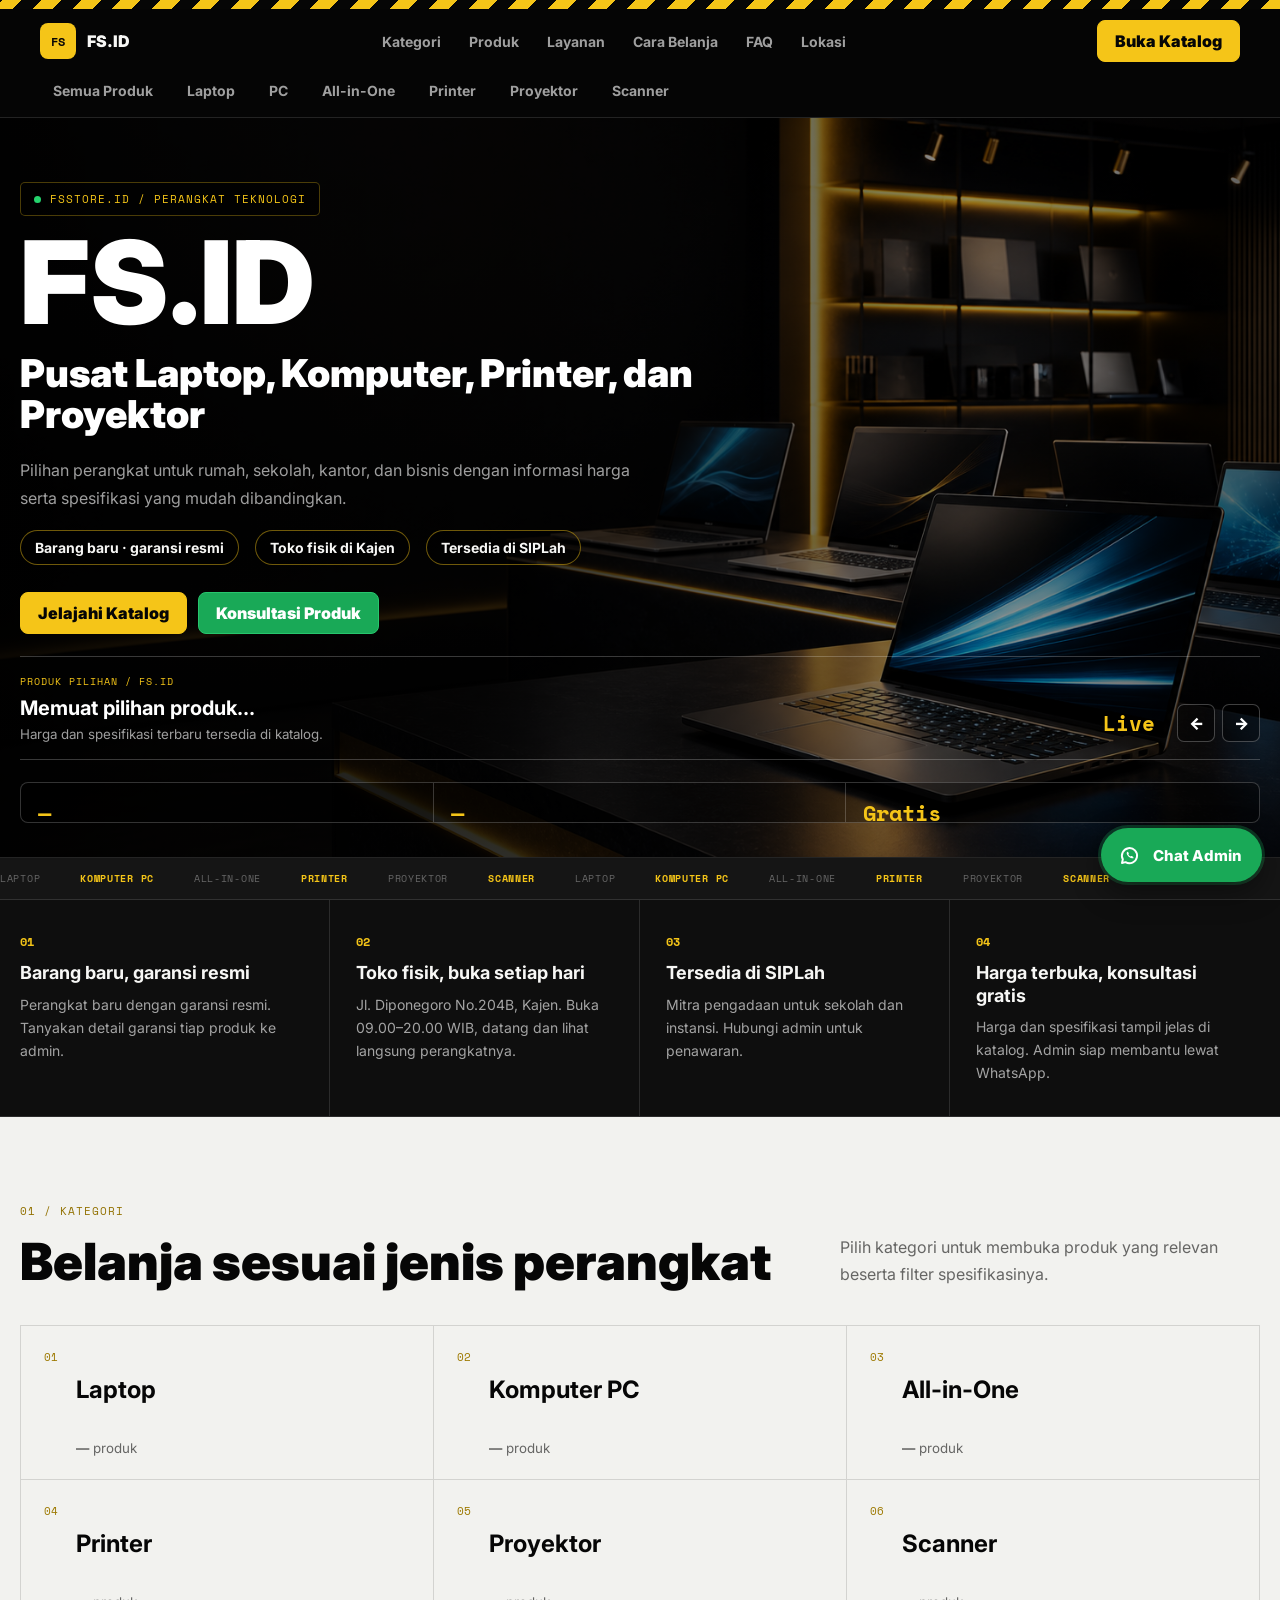
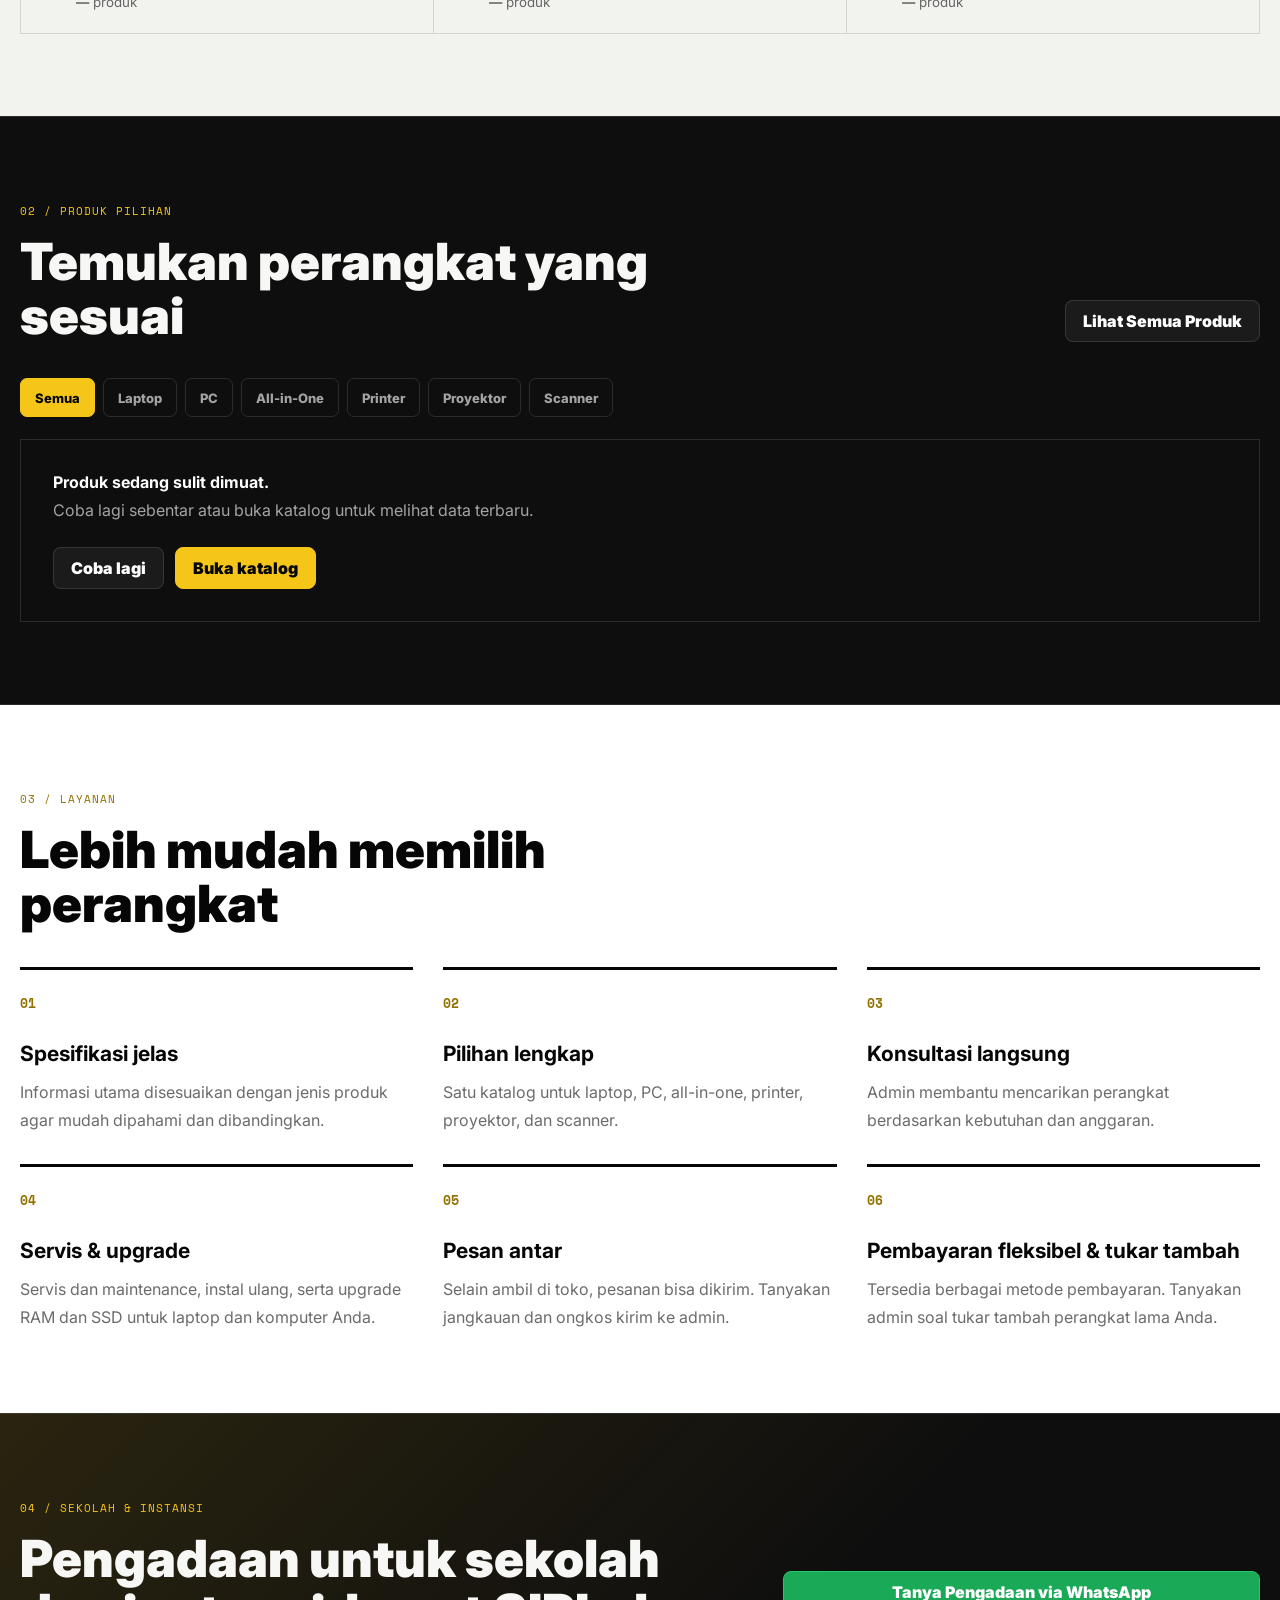
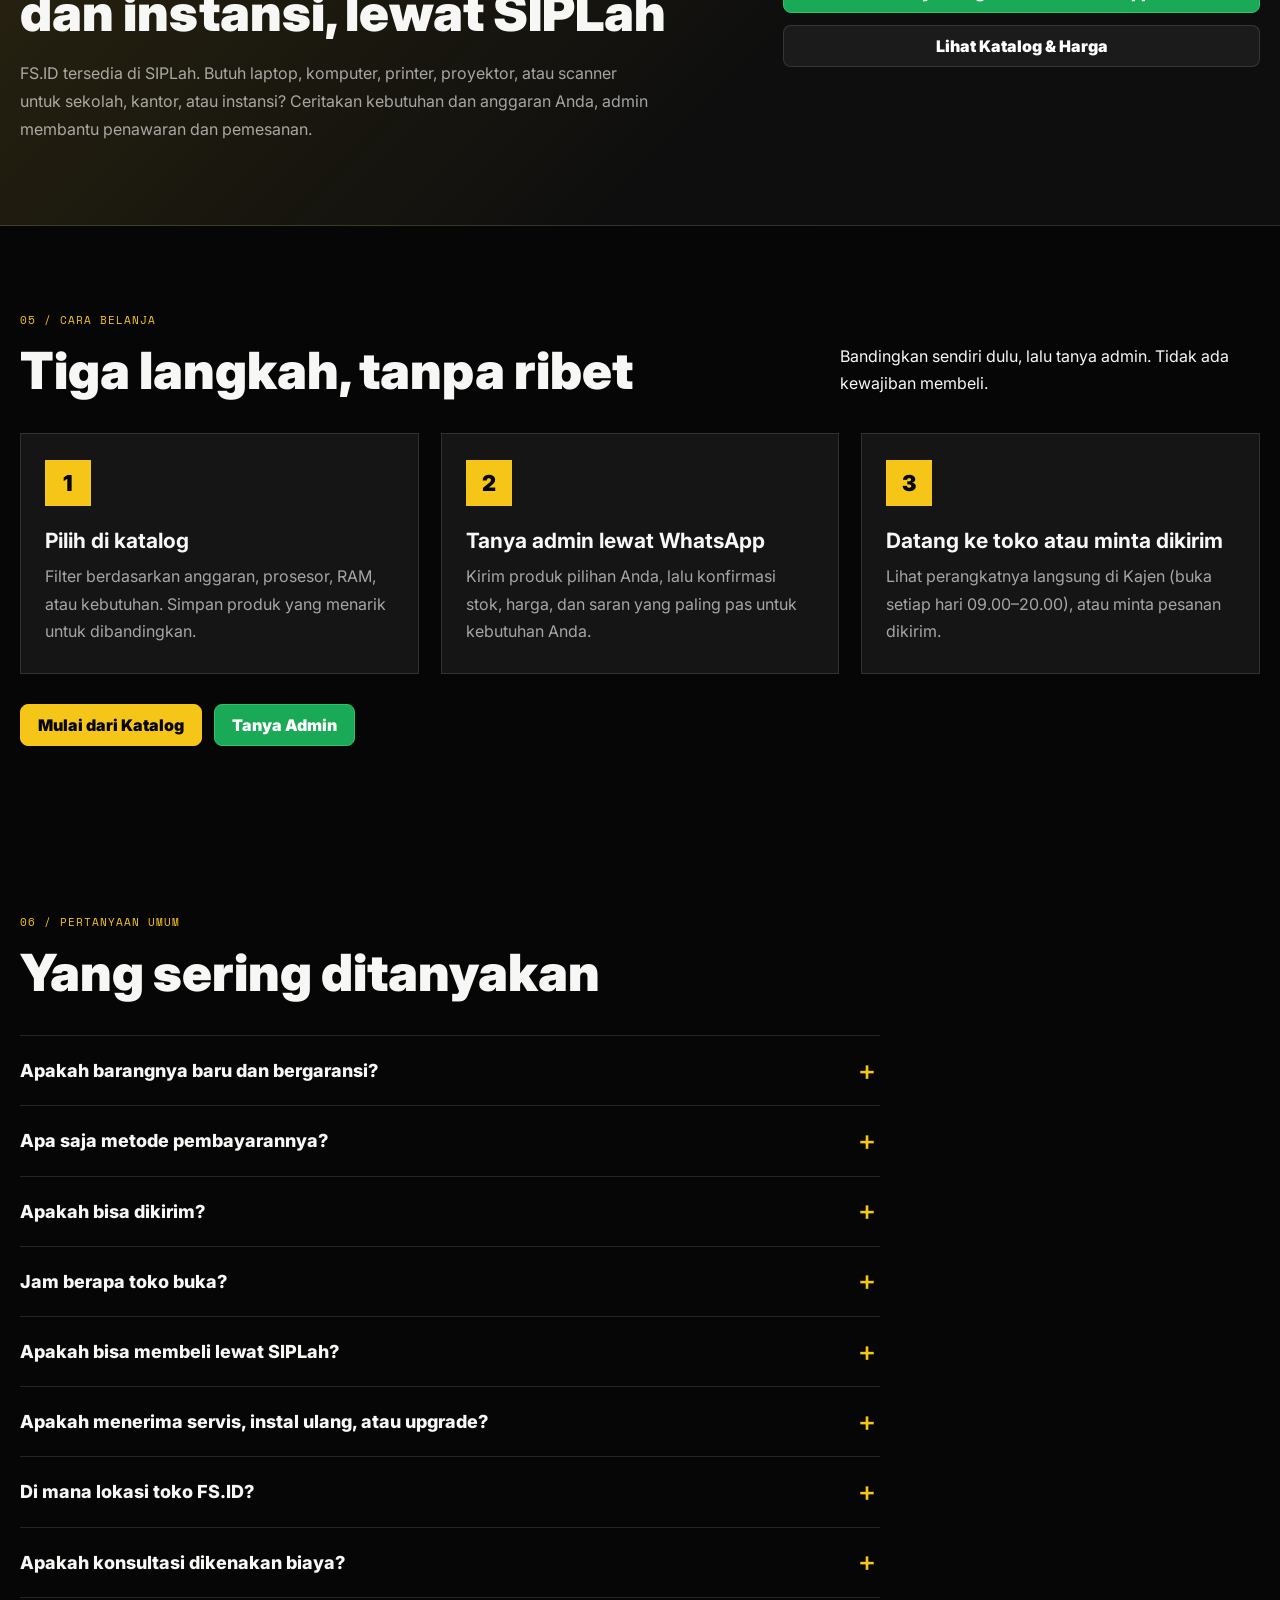
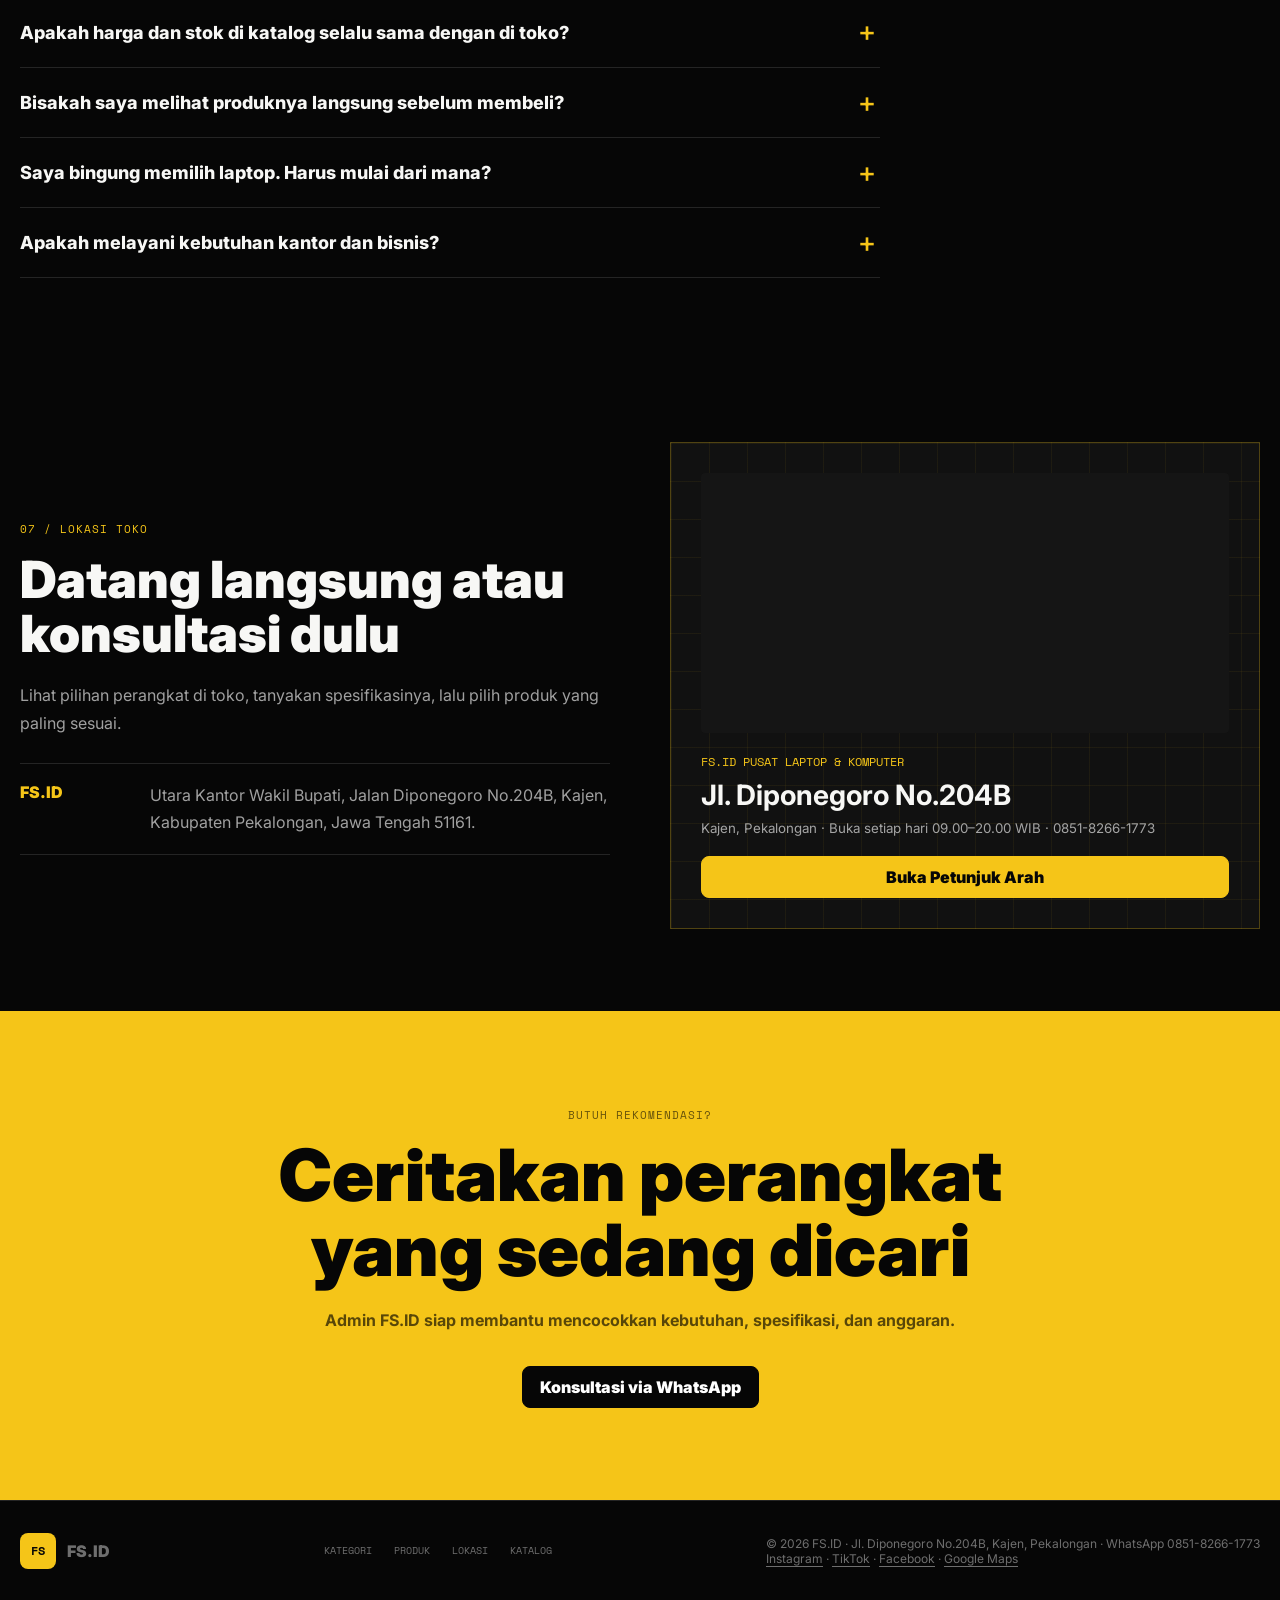
<file: index.html>
<!doctype html>
<html lang="id">
<head>
  <meta charset="utf-8">
  <meta name="viewport" content="width=device-width, initial-scale=1">
  <title>FS.ID - Toko Laptop, Komputer, Printer, dan Proyektor di Kajen, Pekalongan</title>
  <meta name="description" content="FS.ID toko laptop, komputer PC, printer, proyektor, dan scanner di Kajen, Pekalongan. Barang baru bergaransi resmi, buka setiap hari 09.00-20.00, konsultasi gratis via WhatsApp.">
  <meta name="theme-color" content="#060606">
  <link rel="icon" href="/favicon.ico" sizes="48x48">
  <link rel="icon" type="image/png" sizes="32x32" href="/favicon-32.png">
  <link rel="icon" type="image/png" sizes="192x192" href="/favicon-192.png">
  <link rel="apple-touch-icon" href="/apple-touch-icon.png">
  <link rel="canonical" href="https://fsstore.id/">
  <meta property="og:type" content="website">
  <meta property="og:site_name" content="FS.ID">
  <meta property="og:title" content="FS.ID - Toko Laptop, Komputer, Printer, dan Proyektor di Kajen, Pekalongan">
  <meta property="og:description" content="Barang baru bergaransi resmi, tersedia di SIPLah, buka setiap hari 09.00-20.00 di Kajen, Pekalongan.">
  <meta property="og:url" content="https://fsstore.id/">
  <meta property="og:locale" content="id_ID">
  <meta property="og:image" content="https://fsstore.id/assets/og-fsid-20261121.jpg">
  <meta property="og:image:secure_url" content="https://fsstore.id/assets/og-fsid-20261121.jpg">
  <meta property="og:image:type" content="image/jpeg">
  <meta property="og:image:width" content="1200">
  <meta property="og:image:height" content="630">
  <meta property="og:image:alt" content="FS.ID, toko laptop, komputer, printer, dan proyektor di Kajen, Pekalongan">
  <meta name="twitter:card" content="summary_large_image">
  <meta name="twitter:title" content="FS.ID - Toko Laptop, Komputer, Printer, dan Proyektor di Kajen, Pekalongan">
  <meta name="twitter:description" content="Harga dan spesifikasi jelas, konsultasi gratis via WhatsApp, bisa dicek langsung di toko Kajen, Pekalongan.">
  <meta name="twitter:image" content="https://fsstore.id/assets/og-fsid-20261121.jpg">
  <link rel="preconnect" href="https://fonts.googleapis.com">
  <link rel="preconnect" href="https://fonts.gstatic.com" crossorigin>
  <link href="https://fonts.googleapis.com/css2?family=Inter:wght@500;600;700;800;900&family=Space+Mono:wght@400;700&display=swap" rel="stylesheet">
  <link rel="stylesheet" href="assets/styles.css?v=trust-20261121">
  <script type="application/ld+json">
  {
    "@context": "https://schema.org",
    "@type": "ComputerStore",
    "name": "FS.ID Pusat Laptop & Komputer",
    "url": "https://fsstore.id/",
    "image": "https://fsstore.id/assets/fsid-premium-hero.png",
    "description": "Toko laptop, komputer PC, printer, proyektor, dan scanner di Kajen, Pekalongan. Barang baru bergaransi resmi.",
    "telephone": "+6285182661773",
    "geo": { "@type": "GeoCoordinates", "latitude": -7.0343057, "longitude": 109.5771929 },
    "hasMap": "https://www.google.com/maps?cid=6853550350094237889",
    "openingHoursSpecification": {
      "@type": "OpeningHoursSpecification",
      "dayOfWeek": ["Monday", "Tuesday", "Wednesday", "Thursday", "Friday", "Saturday", "Sunday"],
      "opens": "09:00",
      "closes": "20:00"
    },
    "sameAs": [
      "https://www.google.com/maps?cid=6853550350094237889",
      "https://www.instagram.com/fs.id_pekalongan",
      "https://www.tiktok.com/@fs.id_kajen",
      "https://www.facebook.com/profile.php?id=61575725864137"
    ],
    "address": {
      "@type": "PostalAddress",
      "streetAddress": "Jl. Diponegoro No.204B (utara Kantor Wakil Bupati)",
      "addressLocality": "Kajen",
      "addressRegion": "Jawa Tengah",
      "postalCode": "51161",
      "addressCountry": "ID"
    },
    "areaServed": "Kabupaten Pekalongan",
    "contactPoint": { "@type": "ContactPoint", "telephone": "+6285182661773", "contactType": "customer service", "availableLanguage": "id" }
  }
  </script>
</head>
<body class="landing-page">
  <div class="hazard-strip"></div>

  <header class="site-header">
    <nav class="nav" aria-label="Navigasi utama">
      <a class="brandmark" href="index.html"><span>FS</span> FS.ID</a>
      <div class="nav-links">
        <a href="#kategori">Kategori</a>
        <a href="#produk">Produk</a>
        <a href="#keunggulan">Layanan</a>
        <a href="#cara-belanja">Cara Belanja</a>
        <a href="#faq">FAQ</a>
        <a href="#lokasi">Lokasi</a>
      </div>
      <a class="btn btn-primary nav-cta" href="katalog/index.html#/">Buka Katalog</a>
    </nav>
    <nav class="category-tabs" aria-label="Kategori produk">
      <a href="katalog/index.html#/">Semua Produk</a>
      <a href="katalog/index.html#/kategori/Laptop">Laptop</a>
      <a href="katalog/index.html#/kategori/PC">PC</a>
      <a href="katalog/index.html#/kategori/All-in-One">All-in-One</a>
      <a href="katalog/index.html#/kategori/Printer">Printer</a>
      <a href="katalog/index.html#/kategori/Proyektor">Proyektor</a>
      <a href="katalog/index.html#/kategori/Scanner">Scanner</a>
    </nav>
  </header>

  <main>
    <section class="landing-hero">
      <div class="hero-backdrop" aria-hidden="true">
        <img id="heroBackdropImage" src="assets/fsid-premium-hero.png" alt="" fetchpriority="high">
      </div>
      <div class="hero-overlay"></div>
      <div class="container hero-content">
        <div class="hero-copy">
          <p class="terminal-label"><span></span> fsstore.id / perangkat teknologi</p>
          <h1>FS.ID</h1>
          <p class="hero-offer">Pusat Laptop, Komputer, Printer, dan Proyektor</p>
          <p class="section-lead">Pilihan perangkat untuk rumah, sekolah, kantor, dan bisnis dengan informasi harga serta spesifikasi yang mudah dibandingkan.</p>
          <p class="hero-badges"><span class="pill">Barang baru &middot; garansi resmi</span><span class="pill">Toko fisik di Kajen</span><span class="pill">Tersedia di SIPLah</span></p>
          <div class="hero-actions">
            <a class="btn btn-primary" href="katalog/index.html#/">Jelajahi Katalog</a>
            <a class="btn btn-whatsapp" href="https://wa.me/6285182661773?text=Assalamu%27alaikum%2C%20saya%20ingin%20konsultasi%20produk%20di%20FS.ID.%20Mohon%20rekomendasi%20sesuai%20kebutuhan%20dan%20anggaran%20saya." target="_blank" rel="noopener noreferrer">Konsultasi Produk</a>
          </div>
        </div>

        <div class="hero-product" aria-live="polite">
          <div class="hero-product-copy">
            <p><span id="heroProductCategory">Produk pilihan</span> / <span id="heroProductBrand">FS.ID</span></p>
            <a id="heroProductLink" href="katalog/index.html#/">
              <strong id="heroProductName">Memuat pilihan produk...</strong>
            </a>
            <small id="heroProductSpec">Harga dan spesifikasi terbaru tersedia di katalog.</small>
          </div>
          <div class="hero-product-price">
            <strong id="heroProductPrice">Live</strong>
            <div class="hero-controls">
              <button type="button" data-hero-prev aria-label="Produk sebelumnya">&larr;</button>
              <button type="button" data-hero-next aria-label="Produk berikutnya">&rarr;</button>
            </div>
          </div>
        </div>

        <div class="hero-stats">
          <div><strong id="categoryCount">—</strong><small>Kategori produk</small></div>
          <div><strong id="productCount">—</strong><small>Produk tersedia</small></div>
          <div><strong>Gratis</strong><small>Konsultasi produk</small></div>
        </div>
      </div>
    </section>

    <div class="ticker-wrap" aria-hidden="true">
      <div class="ticker" id="landingTicker">
        <span>Laptop</span><b>Komputer PC</b><span>All-in-One</span><b>Printer</b><span>Proyektor</span><b>Scanner</b>
        <span>Laptop</span><b>Komputer PC</b><span>All-in-One</span><b>Printer</b><span>Proyektor</span><b>Scanner</b>
      </div>
    </div>

    <section class="trust-bar" aria-label="Alasan belanja di FS.ID">
      <div class="trust-grid">
        <article><span aria-hidden="true">01</span><strong>Barang baru, garansi resmi</strong><p>Perangkat baru dengan garansi resmi. Tanyakan detail garansi tiap produk ke admin.</p></article>
        <article><span aria-hidden="true">02</span><strong>Toko fisik, buka setiap hari</strong><p>Jl. Diponegoro No.204B, Kajen. Buka 09.00&ndash;20.00 WIB, datang dan lihat langsung perangkatnya.</p></article>
        <article><span aria-hidden="true">03</span><strong>Tersedia di SIPLah</strong><p>Mitra pengadaan untuk sekolah dan instansi. Hubungi admin untuk penawaran.</p></article>
        <article><span aria-hidden="true">04</span><strong>Harga terbuka, konsultasi gratis</strong><p>Harga dan spesifikasi tampil jelas di katalog. Admin siap membantu lewat WhatsApp.</p></article>
      </div>
    </section>

    <section class="section category-section" id="kategori">
      <div class="container">
        <div class="section-head">
          <div>
            <p class="panel-kicker">01 / Kategori</p>
            <h2>Belanja sesuai jenis perangkat</h2>
          </div>
          <p class="section-note">Pilih kategori untuk membuka produk yang relevan beserta filter spesifikasinya.</p>
        </div>
        <div class="category-grid">
          <a class="category-item" href="katalog/index.html#/kategori/Laptop"><span>01</span><strong>Laptop</strong><small><b data-category-count="Laptop">—</b> produk</small></a>
          <a class="category-item" href="katalog/index.html#/kategori/PC"><span>02</span><strong>Komputer PC</strong><small><b data-category-count="PC">—</b> produk</small></a>
          <a class="category-item" href="katalog/index.html#/kategori/All-in-One"><span>03</span><strong>All-in-One</strong><small><b data-category-count="All-in-One">—</b> produk</small></a>
          <a class="category-item" href="katalog/index.html#/kategori/Printer"><span>04</span><strong>Printer</strong><small><b data-category-count="Printer">—</b> produk</small></a>
          <a class="category-item" href="katalog/index.html#/kategori/Proyektor"><span>05</span><strong>Proyektor</strong><small><b data-category-count="Proyektor">—</b> produk</small></a>
          <a class="category-item" href="katalog/index.html#/kategori/Scanner"><span>06</span><strong>Scanner</strong><small><b data-category-count="Scanner">—</b> produk</small></a>
        </div>
      </div>
    </section>

    <section class="section band" id="produk">
      <div class="container">
        <div class="section-head">
          <div>
            <p class="panel-kicker">02 / Produk pilihan</p>
            <h2>Temukan perangkat yang sesuai</h2>
          </div>
          <a class="btn btn-light" id="viewAllProducts" href="katalog/index.html#/">Lihat Semua Produk</a>
        </div>
        <div class="product-tabs" role="group" aria-label="Filter produk pilihan">
          <button class="active" type="button" data-feature-category="">Semua</button>
          <button type="button" data-feature-category="Laptop">Laptop</button>
          <button type="button" data-feature-category="PC">PC</button>
          <button type="button" data-feature-category="All-in-One">All-in-One</button>
          <button type="button" data-feature-category="Printer">Printer</button>
          <button type="button" data-feature-category="Proyektor">Proyektor</button>
          <button type="button" data-feature-category="Scanner">Scanner</button>
        </div>
        <div id="featuredProducts" class="featured-grid">
          <div class="loading-products" role="status" aria-live="polite">Memuat produk terbaru<span class="loading-dots" aria-hidden="true">...</span></div>
        </div>
      </div>
    </section>

    <section class="section" id="keunggulan">
      <div class="container">
        <div class="section-head">
          <div>
            <p class="panel-kicker">03 / Layanan</p>
            <h2>Lebih mudah memilih perangkat</h2>
          </div>
        </div>
        <div class="service-grid">
          <article><small>01</small><strong>Spesifikasi jelas</strong><p>Informasi utama disesuaikan dengan jenis produk agar mudah dipahami dan dibandingkan.</p></article>
          <article><small>02</small><strong>Pilihan lengkap</strong><p>Satu katalog untuk laptop, PC, all-in-one, printer, proyektor, dan scanner.</p></article>
          <article><small>03</small><strong>Konsultasi langsung</strong><p>Admin membantu mencarikan perangkat berdasarkan kebutuhan dan anggaran.</p></article>
          <article><small>04</small><strong>Servis &amp; upgrade</strong><p>Servis dan maintenance, instal ulang, serta upgrade RAM dan SSD untuk laptop dan komputer Anda.</p></article>
          <article><small>05</small><strong>Pesan antar</strong><p>Selain ambil di toko, pesanan bisa dikirim. Tanyakan jangkauan dan ongkos kirim ke admin.</p></article>
          <article><small>06</small><strong>Pembayaran fleksibel &amp; tukar tambah</strong><p>Tersedia berbagai metode pembayaran. Tanyakan admin soal tukar tambah perangkat lama Anda.</p></article>
        </div>
      </div>
    </section>

    <section class="section school-section" id="sekolah">
      <div class="container school-grid">
        <div>
          <p class="panel-kicker">04 / Sekolah &amp; instansi</p>
          <h2>Pengadaan untuk sekolah dan instansi, lewat SIPLah</h2>
          <p class="section-lead">FS.ID tersedia di SIPLah. Butuh laptop, komputer, printer, proyektor, atau scanner untuk sekolah, kantor, atau instansi? Ceritakan kebutuhan dan anggaran Anda, admin membantu penawaran dan pemesanan.</p>
        </div>
        <div class="school-actions">
          <a class="btn btn-whatsapp" href="https://wa.me/6285182661773?text=Assalamu%27alaikum%2C%20saya%20dari%20sekolah%2Finstansi%20dan%20ingin%20tanya%20pengadaan%20lewat%20SIPLah%20di%20FS.ID." target="_blank" rel="noopener noreferrer">Tanya Pengadaan via WhatsApp</a>
          <a class="btn btn-light" href="katalog/index.html#/">Lihat Katalog &amp; Harga</a>
        </div>
      </div>
    </section>

    <section class="section steps-section" id="cara-belanja">
      <div class="container">
        <div class="section-head">
          <div>
            <p class="panel-kicker">05 / Cara belanja</p>
            <h2>Tiga langkah, tanpa ribet</h2>
          </div>
          <p class="section-note">Bandingkan sendiri dulu, lalu tanya admin. Tidak ada kewajiban membeli.</p>
        </div>
        <ol class="steps-grid">
          <li><b>1</b><strong>Pilih di katalog</strong><p>Filter berdasarkan anggaran, prosesor, RAM, atau kebutuhan. Simpan produk yang menarik untuk dibandingkan.</p></li>
          <li><b>2</b><strong>Tanya admin lewat WhatsApp</strong><p>Kirim produk pilihan Anda, lalu konfirmasi stok, harga, dan saran yang paling pas untuk kebutuhan Anda.</p></li>
          <li><b>3</b><strong>Datang ke toko atau minta dikirim</strong><p>Lihat perangkatnya langsung di Kajen (buka setiap hari 09.00&ndash;20.00), atau minta pesanan dikirim.</p></li>
        </ol>
        <div class="steps-actions">
          <a class="btn btn-primary" href="katalog/index.html#/">Mulai dari Katalog</a>
          <a class="btn btn-whatsapp" href="https://wa.me/6285182661773?text=Assalamu%27alaikum%2C%20saya%20ingin%20tanya%20produk%20di%20FS.ID." target="_blank" rel="noopener noreferrer">Tanya Admin</a>
        </div>
      </div>
    </section>

    <section class="section faq-section" id="faq">
      <div class="container">
        <div class="section-head">
          <div>
            <p class="panel-kicker">06 / Pertanyaan umum</p>
            <h2>Yang sering ditanyakan</h2>
          </div>
        </div>
        <div class="faq-list">
          <details><summary>Apakah barangnya baru dan bergaransi?</summary><p>Ya. Perangkat yang dijual baru dan bergaransi resmi. Rincian garansi tiap produk bisa ditanyakan ke admin sebelum membeli.</p></details>
          <details><summary>Apa saja metode pembayarannya?</summary><p>Tersedia berbagai metode pembayaran. Tanyakan ke admin lewat WhatsApp atau di toko untuk memilih yang paling nyaman bagi Anda.</p></details>
          <details><summary>Apakah bisa dikirim?</summary><p>Bisa. Selain ambil di toko, pesanan bisa dikirim. Tanyakan ke admin untuk jangkauan dan ongkos kirimnya.</p></details>
          <details><summary>Jam berapa toko buka?</summary><p>Setiap hari pukul 09.00&ndash;20.00 WIB.</p></details>
          <details><summary>Apakah bisa membeli lewat SIPLah?</summary><p>Bisa. FS.ID tersedia di SIPLah untuk pengadaan sekolah dan instansi. Hubungi admin lewat WhatsApp untuk membahas kebutuhan dan penawaran.</p></details>
          <details><summary>Apakah menerima servis, instal ulang, atau upgrade?</summary><p>Ya. Tersedia servis dan maintenance, instal ulang, serta upgrade RAM dan SSD. Tanyakan ke admin untuk kebutuhan dan biayanya.</p></details>
          <details><summary>Di mana lokasi toko FS.ID?</summary><p>Jl. Diponegoro No.204B, utara Kantor Wakil Bupati, Kajen, Kabupaten Pekalongan, Jawa Tengah 51161. Petunjuk arah ada di bagian Lokasi di bawah.</p></details>
          <details><summary>Apakah konsultasi dikenakan biaya?</summary><p>Tidak. Konsultasi produk lewat WhatsApp gratis, baik untuk kebutuhan pribadi, sekolah, kantor, maupun bisnis.</p></details>
          <details><summary>Apakah harga dan stok di katalog selalu sama dengan di toko?</summary><p>Katalog mengikuti data toko dan diperbarui admin. Harga dan stok bisa berubah, jadi konfirmasikan ke admin lewat WhatsApp sebelum Anda datang atau membeli.</p></details>
          <details><summary>Bisakah saya melihat produknya langsung sebelum membeli?</summary><p>Bisa. Datang ke toko di Kajen. Sebaiknya tanyakan ketersediaan lewat WhatsApp terlebih dulu agar produk yang Anda incar sudah siap.</p></details>
          <details><summary>Saya bingung memilih laptop. Harus mulai dari mana?</summary><p>Ceritakan anggaran dan kebutuhan Anda (kuliah, kerja kantor, desain, sekolah, dan sebagainya) lewat WhatsApp. Admin akan memberi rekomendasi yang sesuai.</p></details>
          <details><summary>Apakah melayani kebutuhan kantor dan bisnis?</summary><p>Ya, FS.ID menyediakan laptop, komputer, printer, proyektor, dan scanner untuk kantor dan bisnis. Hubungi admin lewat WhatsApp untuk membahas kebutuhan Anda.</p></details>
        </div>
      </div>
    </section>

    <section class="section location-section" id="lokasi">
      <div class="container location-grid">
        <div>
          <p class="panel-kicker">07 / Lokasi toko</p>
          <h2>Datang langsung atau konsultasi dulu</h2>
          <p class="section-lead">Lihat pilihan perangkat di toko, tanyakan spesifikasinya, lalu pilih produk yang paling sesuai.</p>
          <div class="address-line">
            <span>FS.ID</span>
            <p>Utara Kantor Wakil Bupati, Jalan Diponegoro No.204B, Kajen, Kabupaten Pekalongan, Jawa Tengah 51161.</p>
          </div>
        </div>
        <div class="location-panel" aria-label="Alamat FS.ID">
          <iframe class="map-embed" title="Peta lokasi FS.ID Pusat Laptop &amp; Komputer di Kajen" src="https://www.google.com/maps?q=-7.0343057,109.5771929&amp;z=17&amp;output=embed" loading="lazy" referrerpolicy="no-referrer-when-downgrade"></iframe>
          <div class="location-coordinate"><span>FS.ID PUSAT LAPTOP &amp; KOMPUTER</span><strong>Jl. Diponegoro No.204B</strong><small>Kajen, Pekalongan &middot; Buka setiap hari 09.00&ndash;20.00 WIB &middot; 0851-8266-1773</small></div>
        <a class="btn btn-primary" href="https://www.google.com/maps/dir/?api=1&destination=-7.0343057,109.5771929" target="_blank" rel="noopener noreferrer">Buka Petunjuk Arah</a>
        </div>
      </div>
    </section>

    <section class="cta-section">
      <div class="container">
        <p class="panel-kicker">Butuh rekomendasi?</p>
        <h2>Ceritakan perangkat yang sedang dicari</h2>
        <p>Admin FS.ID siap membantu mencocokkan kebutuhan, spesifikasi, dan anggaran.</p>
        <a class="btn btn-dark" href="https://wa.me/6285182661773?text=Assalamu%27alaikum%2C%20saya%20ingin%20minta%20rekomendasi%20produk.%20Anggaran%20saya%20dan%20kebutuhan%20saya%20akan%20saya%20jelaskan%20di%20chat." target="_blank" rel="noopener noreferrer">Konsultasi via WhatsApp</a>
      </div>
    </section>
  </main>

  <footer class="site-footer">
    <div class="footer-inner">
      <a class="brandmark" href="index.html"><span>FS</span> FS.ID</a>
      <div class="footer-links">
        <a href="#kategori">Kategori</a>
        <a href="#produk">Produk</a>
        <a href="#lokasi">Lokasi</a>
        <a href="katalog/index.html#/">Katalog</a>
      </div>
      <p>&copy; 2026 FS.ID &middot; Jl. Diponegoro No.204B, Kajen, Pekalongan &middot; WhatsApp 0851-8266-1773<br>
        <a href="https://www.instagram.com/fs.id_pekalongan" target="_blank" rel="noopener noreferrer">Instagram</a> &middot;
        <a href="https://www.tiktok.com/@fs.id_kajen" target="_blank" rel="noopener noreferrer">TikTok</a> &middot;
        <a href="https://www.facebook.com/profile.php?id=61575725864137" target="_blank" rel="noopener noreferrer">Facebook</a> &middot;
        <a href="https://www.google.com/maps?cid=6853550350094237889" target="_blank" rel="noopener noreferrer">Google Maps</a></p>
    </div>
  </footer>

  <a class="wa-float" href="https://wa.me/6285182661773?text=Assalamu%27alaikum%2C%20saya%20ingin%20tanya%20produk%20di%20FS.ID." target="_blank" rel="noopener noreferrer" aria-label="Chat admin FS.ID lewat WhatsApp">
    <svg viewBox="0 0 24 24" width="26" height="26" fill="none" aria-hidden="true"><path d="M7.9 18.6A7 7 0 1 0 5.4 16L4.6 19.4Z" stroke="#fff" stroke-width="1.8" stroke-linecap="round" stroke-linejoin="round"/><path d="M15.6 14.2c-.2.6-1 1-1.6.9-1.7-.3-3.3-1.4-4.3-2.9-.5-.7-.9-1.6-.7-2.3.1-.4.5-.8.9-.8.2 0 .4.2.5.4l.5 1c.1.2 0 .4-.1.6l-.3.4c.5.9 1.2 1.5 2 1.9l.4-.4c.1-.2.4-.2.6-.1l1 .5c.2.1.3.3.3.5-.1.2-.1.2-.2.3Z" fill="#fff"/></svg>
    <span>Chat Admin</span>
  </a>

  <script src="assets/landing.js?v=trust-20261119"></script>
</body>
</html>
</file>
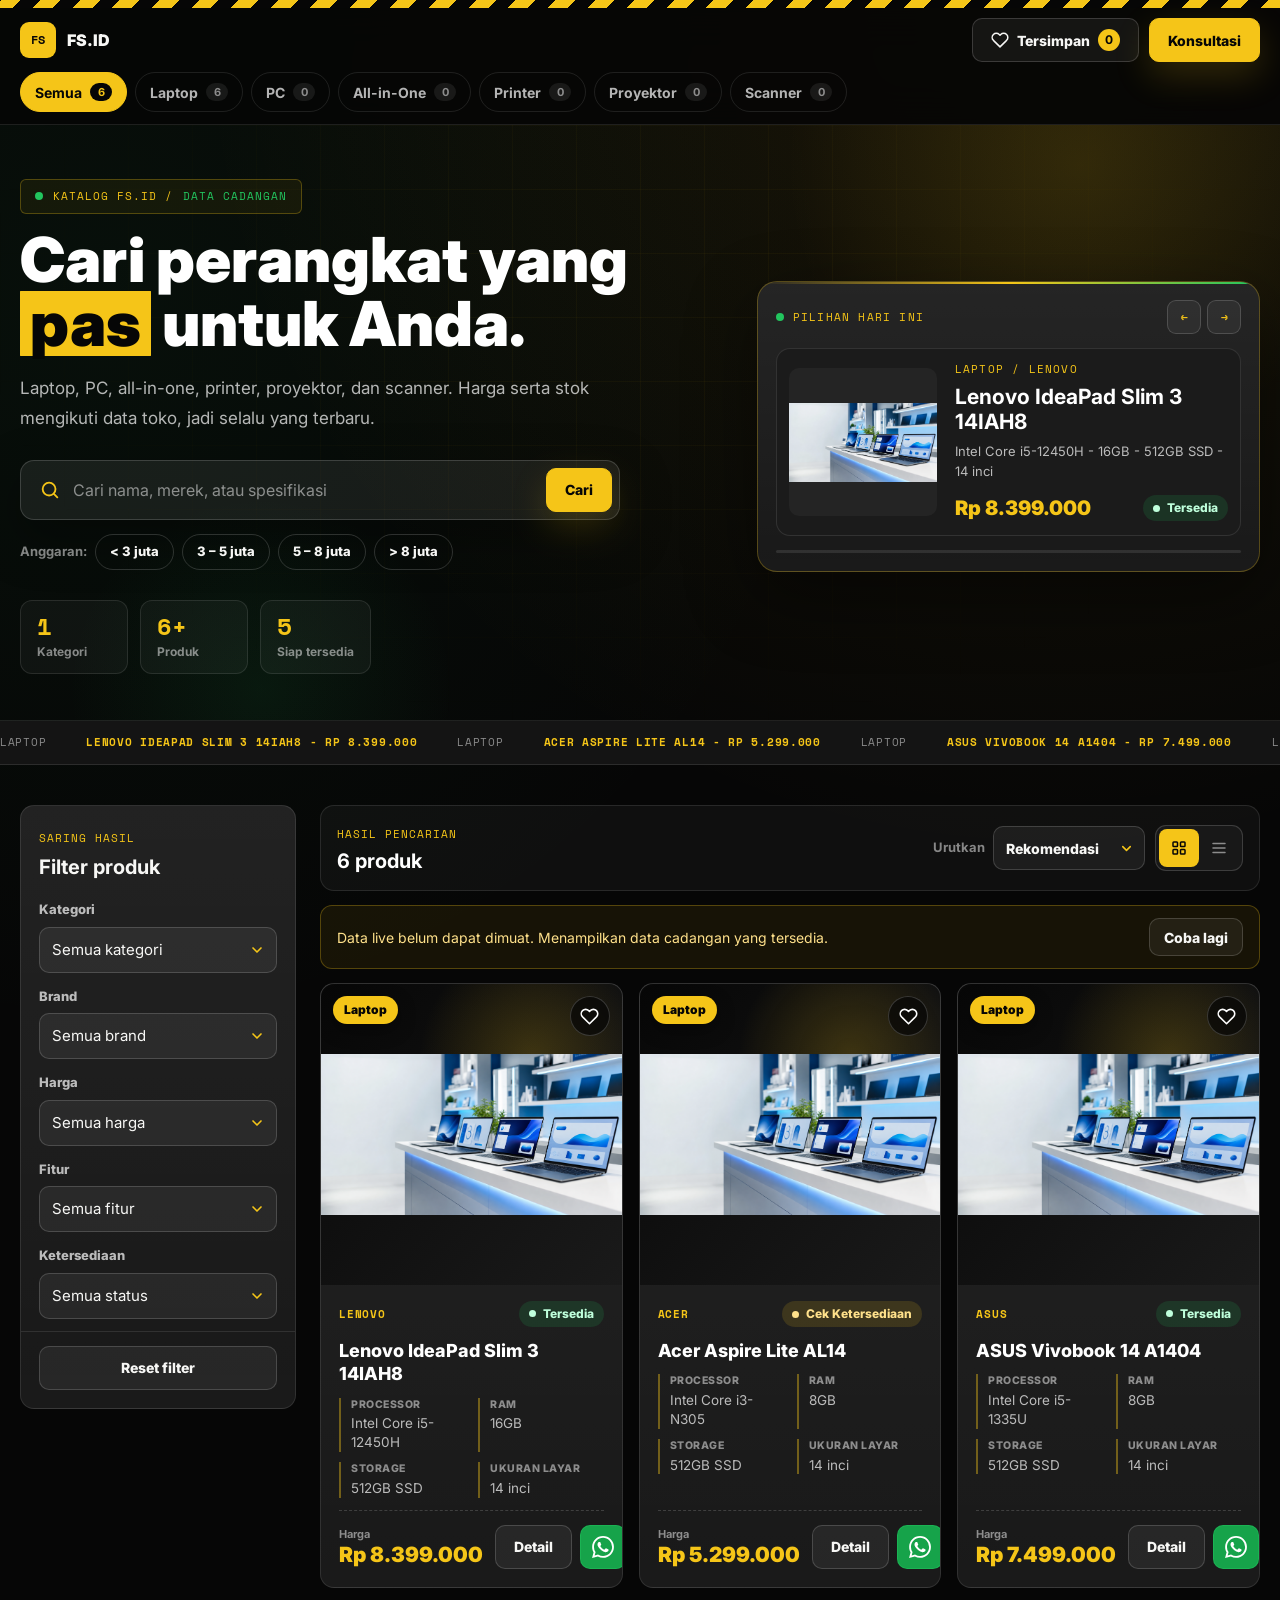
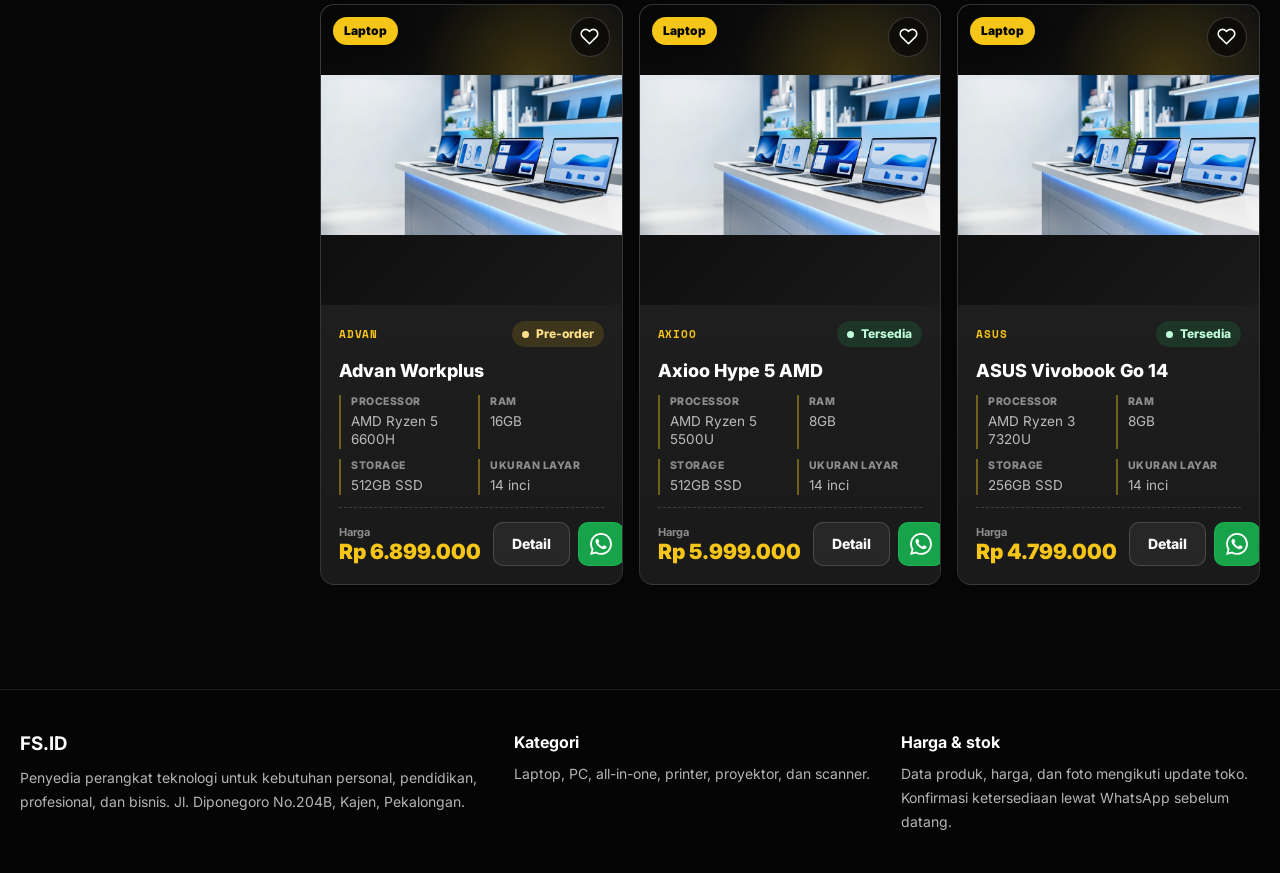
<file: katalog/index.html>
<!doctype html>
<html lang="id">
<head>
  <meta charset="utf-8">
  <meta name="viewport" content="width=device-width, initial-scale=1">
  <title>Katalog Produk FS.ID</title>
  <meta name="description" content="Katalog laptop, komputer PC, all-in-one, printer, proyektor, dan scanner FS.ID.">
  <meta name="theme-color" content="#060606">
  <link rel="icon" href="/favicon.ico" sizes="48x48">
  <link rel="icon" type="image/png" sizes="32x32" href="/favicon-32.png">
  <link rel="icon" type="image/png" sizes="192x192" href="/favicon-192.png">
  <link rel="apple-touch-icon" href="/apple-touch-icon.png">
  <link rel="canonical" href="https://fsstore.id/katalog/">
  <meta property="og:type" content="website">
  <meta property="og:site_name" content="FS.ID">
  <meta property="og:title" content="Katalog Produk FS.ID">
  <meta property="og:description" content="Cari dan bandingkan perangkat, harga, status, dan spesifikasi terbaru dari FS.ID.">
  <meta property="og:url" content="https://fsstore.id/katalog/">
  <meta property="og:locale" content="id_ID">
  <meta property="og:image" content="https://fsstore.id/assets/og-fsid-20261121.jpg">
  <meta property="og:image:secure_url" content="https://fsstore.id/assets/og-fsid-20261121.jpg">
  <meta property="og:image:type" content="image/jpeg">
  <meta property="og:image:width" content="1200">
  <meta property="og:image:height" content="630">
  <meta property="og:image:alt" content="Katalog FS.ID: laptop, komputer, printer, proyektor, dan scanner">
  <meta name="twitter:card" content="summary_large_image">
  <meta name="twitter:title" content="Katalog Produk FS.ID">
  <meta name="twitter:description" content="Cari dan bandingkan perangkat, harga, status, dan spesifikasi terbaru dari FS.ID.">
  <meta name="twitter:image" content="https://fsstore.id/assets/og-fsid-20261121.jpg">
  <link rel="preconnect" href="https://fonts.googleapis.com">
  <link rel="preconnect" href="https://fonts.gstatic.com" crossorigin>
  <link href="https://fonts.googleapis.com/css2?family=Inter:wght@500;600;700;800;900&family=Space+Mono:wght@400;700&display=swap" rel="stylesheet">
  <link rel="stylesheet" href="assets/styles.css?v=ux-20261115">
</head>
<body class="catalog-page">
  <div class="hazard-strip"></div>

  <header class="site-header">
    <nav class="nav" aria-label="Navigasi katalog">
      <a class="brandmark" href="../index.html"><span>FS</span> FS.ID</a>
      <div class="nav-actions">
        <button class="btn btn-light saved-toggle" type="button" id="savedToggle" aria-pressed="false" title="Lihat produk yang Anda simpan">
          <svg viewBox="0 0 24 24" aria-hidden="true"><path d="M20.8 4.6a5.5 5.5 0 0 0-7.8 0L12 5.7l-1-1.1a5.5 5.5 0 0 0-7.8 7.8l1 1.1L12 21.2l7.8-7.7 1-1.1a5.5 5.5 0 0 0 0-7.8z"/></svg>
          <span>Tersimpan</span><b id="savedCount">0</b>
        </button>
        <a class="btn btn-primary nav-cta" href="https://wa.me/6285182661773?text=Assalamu%27alaikum%2C%20saya%20ingin%20konsultasi%20produk%20di%20FS.ID.%20Mohon%20rekomendasi%20sesuai%20kebutuhan%20dan%20anggaran%20saya." target="_blank" rel="noopener noreferrer">Konsultasi</a>
      </div>
    </nav>
    <nav class="category-tabs" id="categoryTabs" aria-label="Kategori produk">
      <a class="active" href="#/" data-category-tab="">Semua <b data-tab-count="">—</b></a>
      <a href="#/kategori/Laptop" data-category-tab="Laptop">Laptop <b data-tab-count="Laptop">—</b></a>
      <a href="#/kategori/PC" data-category-tab="PC">PC <b data-tab-count="PC">—</b></a>
      <a href="#/kategori/All-in-One" data-category-tab="All-in-One">All-in-One <b data-tab-count="All-in-One">—</b></a>
      <a href="#/kategori/Printer" data-category-tab="Printer">Printer <b data-tab-count="Printer">—</b></a>
      <a href="#/kategori/Proyektor" data-category-tab="Proyektor">Proyektor <b data-tab-count="Proyektor">—</b></a>
      <a href="#/kategori/Scanner" data-category-tab="Scanner">Scanner <b data-tab-count="Scanner">—</b></a>
    </nav>
  </header>

  <main>
    <div id="catalogView">
      <section class="catalog-hero">
        <div class="hero-grid" aria-hidden="true"></div>
        <div class="hero-glow hero-glow-one" aria-hidden="true"></div>
        <div class="hero-glow hero-glow-two" aria-hidden="true"></div>
        <div class="container catalog-hero-inner">
          <div class="hero-copy">
            <p class="terminal-label"><span></span> katalog fs.id / <em id="sheetStatus">memuat</em></p>
            <h1>Cari perangkat yang <mark>pas</mark> untuk Anda.</h1>
            <p class="section-lead">Laptop, PC, all-in-one, printer, proyektor, dan scanner. Harga serta stok mengikuti data toko, jadi selalu yang terbaru.</p>
            <form class="hero-search" id="heroSearch" role="search" autocomplete="off">
              <svg viewBox="0 0 24 24" aria-hidden="true"><circle cx="11" cy="11" r="7"/><path d="m20 20-3.5-3.5"/></svg>
              <input id="search" type="search" placeholder="Cari nama, merek, atau spesifikasi" aria-label="Cari produk" enterkeyhint="search">
              <button class="btn btn-primary" type="submit">Cari</button>
            </form>
            <div class="quick-chips" role="group" aria-label="Pilih anggaran">
              <span>Anggaran:</span>
              <button type="button" data-quick-price="0-2999999">&lt; 3 juta</button>
              <button type="button" data-quick-price="3000000-4999999">3 – 5 juta</button>
              <button type="button" data-quick-price="5000000-7999999">5 – 8 juta</button>
              <button type="button" data-quick-price="8000000-99999999">&gt; 8 juta</button>
            </div>
            <div class="hero-stats">
              <div><strong id="categoryCount" data-count>—</strong><small>Kategori</small></div>
              <div><strong id="totalProducts" data-count>—</strong><small>Produk</small></div>
              <div><strong id="availableCount" data-count>—</strong><small>Siap tersedia</small></div>
            </div>
          </div>

          <aside class="spotlight" aria-label="Sorotan produk" aria-live="off">
            <div class="spotlight-top"><span class="pulse"></span> Pilihan hari ini <div class="spotlight-nav"><button type="button" id="spotPrev" aria-label="Sebelumnya">&larr;</button><button type="button" id="spotNext" aria-label="Berikutnya">&rarr;</button></div></div>
            <a class="spotlight-card" id="spotLink" href="#/">
              <div class="spotlight-media" id="spotMedia"><div class="skeleton-block"></div></div>
              <div class="spotlight-info">
                <p id="featureBrand">FS.ID</p>
                <h2 id="featureName">Memuat katalog...</h2>
                <small id="featureSpec">Produk sedang disiapkan.</small>
                <div class="spotlight-bottom"><strong id="featurePrice">—</strong><span id="featureStatus" class="status">Sync</span></div>
              </div>
            </a>
            <div class="spotlight-progress" aria-hidden="true"><i id="spotProgress"></i></div>
          </aside>
        </div>
      </section>

      <div class="ticker-wrap" aria-hidden="true">
        <div class="ticker" id="tickerTrack">
          <span>FS.ID</span><b>Katalog live dari data toko</b><span>Harga terbaru</span><b>Konsultasi gratis via WhatsApp</b>
          <span>FS.ID</span><b>Katalog live dari data toko</b><span>Harga terbaru</span><b>Konsultasi gratis via WhatsApp</b>
        </div>
      </div>

      <section class="catalog-zone" id="catalogZone">
        <div class="catalog-shell">
          <aside class="filter-panel" id="filterPanel" aria-label="Filter produk">
            <div class="filter-head">
              <div>
                <p class="panel-kicker">Saring hasil</p>
                <h2>Filter produk</h2>
              </div>
              <button class="icon-btn filter-close" type="button" id="filterClose" aria-label="Tutup filter">&times;</button>
            </div>
            <div class="filter-body">
              <div class="field"><label for="category">Kategori</label><select id="category"><option value="">Semua kategori</option></select></div>
              <div class="field"><label for="brand">Brand</label><select id="brand"><option value="">Semua brand</option></select></div>
              <div class="field"><label for="price">Harga</label><select id="price"><option value="">Semua harga</option><option value="0-2999999">Di bawah 3 juta</option><option value="3000000-4999999">3 – 5 juta</option><option value="5000000-7999999">5 – 8 juta</option><option value="8000000-99999999">Di atas 8 juta</option></select></div>
              <div class="field spec-filter hidden" data-spec-filter="0"><label for="processor" data-spec-label="0">Processor</label><select id="processor"><option value="">Semua processor</option></select></div>
              <div class="field spec-filter hidden" data-spec-filter="1"><label for="ram" data-spec-label="1">RAM</label><select id="ram"><option value="">Semua RAM</option></select></div>
              <div class="field spec-filter hidden" data-spec-filter="2"><label for="storage" data-spec-label="2">Storage</label><select id="storage"><option value="">Semua storage</option></select></div>
              <div class="field spec-filter hidden" data-spec-filter="3"><label for="screen" data-spec-label="3">Ukuran layar</label><select id="screen"><option value="">Semua ukuran</option></select></div>
              <div class="field"><label for="need">Fitur</label><select id="need"><option value="">Semua fitur</option></select></div>
              <div class="field"><label for="status">Ketersediaan</label><select id="status"><option value="">Semua status</option></select></div>
            </div>
            <div class="filter-foot">
              <button class="btn btn-light" id="resetFilters" type="button">Reset filter</button>
              <button class="btn btn-primary filter-apply" id="filterApply" type="button">Lihat <span id="applyCount">0</span> produk</button>
            </div>
          </aside>

          <section class="catalog-main">
            <div class="toolbar">
              <div class="toolbar-title">
                <p class="panel-kicker">Hasil pencarian</p>
                <h2 id="resultCount" aria-live="polite">Memuat produk...</h2>
              </div>
              <div class="toolbar-controls">
                <button class="btn btn-light filter-open" type="button" id="filterOpen" aria-controls="filterPanel">
                  <svg viewBox="0 0 24 24" aria-hidden="true"><path d="M4 6h16M7 12h10M10 18h4"/></svg> Filter <b id="filterBadge" hidden>0</b>
                </button>
                <label class="sort-box"><span>Urutkan</span>
                  <select id="sort" aria-label="Urutkan produk">
                    <option value="default">Rekomendasi</option>
                    <option value="price-asc">Harga terendah</option>
                    <option value="price-desc">Harga tertinggi</option>
                    <option value="name">Nama A – Z</option>
                  </select>
                </label>
                <div class="view-toggle" role="group" aria-label="Tampilan produk">
                  <button type="button" data-view="grid" class="active" aria-label="Tampilan kotak" aria-pressed="true"><svg viewBox="0 0 24 24" aria-hidden="true"><rect x="4" y="4" width="6" height="6" rx="1"/><rect x="14" y="4" width="6" height="6" rx="1"/><rect x="4" y="14" width="6" height="6" rx="1"/><rect x="14" y="14" width="6" height="6" rx="1"/></svg></button>
                  <button type="button" data-view="list" aria-label="Tampilan daftar" aria-pressed="false"><svg viewBox="0 0 24 24" aria-hidden="true"><path d="M4 6h16M4 12h16M4 18h16"/></svg></button>
                </div>
              </div>
            </div>

            <div class="active-filters" id="activeFilters" aria-label="Filter aktif"></div>
            <div id="catalogStatus" class="catalog-status" role="status" aria-live="polite"></div>
            <div id="productGrid" class="product-grid" aria-live="polite" aria-busy="true"></div>
            <div class="load-more-wrap"><button class="btn btn-light" id="loadMore" type="button" hidden>Tampilkan lebih banyak</button></div>
            <div class="saved-bar" id="savedBar" hidden>
              <span><b id="savedBarCount">0</b> produk tersimpan</span>
              <a class="btn btn-whatsapp" id="savedWa" href="#" target="_blank" rel="noopener noreferrer">Tanya via WhatsApp</a>
            </div>
          </section>
        </div>
      </section>
    </div>

    <section class="catalog-zone detail-zone hidden" id="detailView">
      <div class="detail-shell">
        <nav class="breadcrumb" aria-label="Breadcrumb">
          <a href="#/" id="crumbHome">Katalog</a><span>/</span><a href="#/" id="crumbCategory">Kategori</a><span>/</span><em id="crumbName">Produk</em>
        </nav>
        <div id="detailContent" class="detail-view"></div>
        <div class="related-block">
          <div class="section-head">
            <div>
              <p class="panel-kicker">Produk terkait</p>
              <h2>Mungkin Anda juga suka</h2>
            </div>
            <a class="btn btn-light" href="#/" id="backToCatalog">Kembali ke katalog</a>
          </div>
          <div id="relatedProducts" class="product-grid"></div>
        </div>
      </div>
      <div class="mobile-cta" id="mobileCta"></div>
    </section>
  </main>

  <footer class="site-footer">
    <div class="footer-inner">
      <div>
        <h3>FS.ID</h3>
        <p>Penyedia perangkat teknologi untuk kebutuhan personal, pendidikan, profesional, dan bisnis. Jl. Diponegoro No.204B, Kajen, Pekalongan.</p>
      </div>
      <div>
        <strong>Kategori</strong>
        <p>Laptop, PC, all-in-one, printer, proyektor, dan scanner.</p>
      </div>
      <div>
        <strong>Harga &amp; stok</strong>
        <p>Data produk, harga, dan foto mengikuti update toko. Konfirmasi ketersediaan lewat WhatsApp sebelum datang.</p>
      </div>
    </div>
  </footer>

  <div class="filter-backdrop" id="filterBackdrop" hidden></div>
  <div class="toast" id="toast" role="status" aria-live="polite"></div>

  <script src="assets/products.js?v=category-20260627"></script>
  <script src="assets/catalog.js?v=ux-20261115"></script>
</body>
</html>
</file>
<file: assets/styles.css>
:root {
  --black: #060606;
  --dark: #0e0e0e;
  --dark-2: #151515;
  --gold: #f5c518;
  --green: #19a957;
  --paper: #f2f2ef;
  --text: #f7f7f5;
  --muted: rgba(255,255,255,.62);
  --muted-dark: rgba(0,0,0,.58);
  --line: rgba(255,255,255,.12);
  --line-dark: rgba(0,0,0,.13);
}

* { box-sizing: border-box; }
html { scroll-behavior: smooth; }
body {
  margin: 0;
  color: var(--text);
  background: var(--black);
  font-family: Inter, system-ui, sans-serif;
  letter-spacing: 0;
  -webkit-font-smoothing: antialiased;
}

a { color: inherit; text-decoration: none; }
img { display: block; max-width: 100%; }
button { font: inherit; }

:focus-visible {
  outline: 3px solid var(--gold);
  outline-offset: 3px;
}

.hazard-strip {
  height: 9px;
  background: repeating-linear-gradient(-45deg, var(--gold) 0, var(--gold) 14px, var(--black) 14px, var(--black) 28px);
}

.site-header {
  position: sticky;
  top: 0;
  z-index: 40;
  border-bottom: 1px solid var(--line);
  background: rgba(6,6,6,.94);
  backdrop-filter: blur(18px);
}

.nav {
  max-width: 1240px;
  min-height: 64px;
  margin: 0 auto;
  padding: 0 20px;
  display: flex;
  align-items: center;
  justify-content: space-between;
  gap: 24px;
}

.brandmark {
  display: flex;
  align-items: center;
  gap: 11px;
  font-weight: 900;
}
.brandmark span {
  width: 36px;
  height: 36px;
  display: grid;
  place-items: center;
  border-radius: 8px;
  color: var(--black);
  background: var(--gold);
  font-family: "Space Mono", monospace;
  font-size: 12px;
}

.nav-links,
.category-tabs {
  display: flex;
  align-items: center;
  color: rgba(255,255,255,.62);
  font-size: 14px;
  font-weight: 700;
}
.nav-links { gap: 28px; }
.nav-links a:hover { color: var(--gold); }

.category-tabs {
  max-width: 1240px;
  min-height: 44px;
  margin: 0 auto;
  padding: 0 20px 9px;
  gap: 8px;
  overflow-x: auto;
  scrollbar-width: none;
}
.category-tabs::-webkit-scrollbar,
.product-tabs::-webkit-scrollbar { display: none; }
.category-tabs a {
  flex: 0 0 auto;
  padding: 7px 12px;
  border: 1px solid transparent;
  border-radius: 7px;
  white-space: nowrap;
}
.category-tabs a:hover {
  color: var(--gold);
  border-color: rgba(245,197,24,.24);
  background: rgba(245,197,24,.07);
}

.btn {
  min-height: 42px;
  padding: 0 17px;
  display: inline-flex;
  align-items: center;
  justify-content: center;
  border: 1px solid transparent;
  border-radius: 8px;
  cursor: pointer;
  font-weight: 900;
  white-space: nowrap;
}
.btn-primary { color: var(--black); border-color: var(--gold); background: var(--gold); }
.btn-primary:hover { color: var(--gold); background: var(--black); }
.btn-light { color: white; border-color: var(--line); background: rgba(255,255,255,.055); }
.btn-light:hover { color: var(--gold); border-color: rgba(245,197,24,.32); }
.btn-whatsapp { color: white; border-color: #27c66d; background: var(--green); }
.btn-whatsapp:hover { color: #bfffd6; background: #107f40; }
.btn-dark { color: white; border-color: var(--black); background: var(--black); }
.btn-dark:hover { color: var(--black); background: transparent; }

.container {
  position: relative;
  z-index: 2;
  width: min(1240px, 100%);
  margin: 0 auto;
}

.landing-hero {
  position: relative;
  min-height: 650px;
  height: min(740px, calc(100svh - 105px));
  padding: 64px 20px 34px;
  overflow: hidden;
  border-bottom: 1px solid var(--line);
}
.hero-backdrop,
.hero-overlay {
  position: absolute;
  inset: 0;
}
.hero-backdrop img {
  width: 100%;
  height: 100%;
  object-fit: cover;
  object-position: center;
  transition: opacity .35s ease;
}
.hero-overlay {
  background: linear-gradient(90deg, rgba(0,0,0,.94) 0%, rgba(0,0,0,.82) 40%, rgba(0,0,0,.42) 76%, rgba(0,0,0,.62) 100%);
}
.hero-content {
  height: 100%;
  display: grid;
  grid-template-rows: 1fr auto auto;
  gap: 22px;
}
.hero-copy {
  max-width: 760px;
  align-self: center;
}
.terminal-label,
.panel-kicker {
  margin: 0 0 15px;
  display: inline-flex;
  align-items: center;
  gap: 9px;
  color: var(--gold);
  font-family: "Space Mono", monospace;
  font-size: 11px;
  letter-spacing: 1px;
  text-transform: uppercase;
}
.terminal-label {
  padding: 8px 13px;
  border: 1px solid rgba(245,197,24,.3);
  border-radius: 5px;
  background: rgba(0,0,0,.34);
}
.terminal-label span {
  width: 7px;
  height: 7px;
  border-radius: 50%;
  background: #25d36d;
}
h1,
.section h2,
.cta-section h2 { margin: 0; letter-spacing: 0; }
h1 {
  color: white;
  font-size: clamp(64px, 9vw, 116px);
  line-height: .9;
  font-weight: 900;
}
.hero-offer {
  max-width: 740px;
  margin: 18px 0 0;
  color: white;
  font-size: clamp(24px, 3vw, 40px);
  line-height: 1.08;
  font-weight: 900;
}
.section-lead {
  max-width: 650px;
  margin: 20px 0 0;
  color: var(--muted);
  font-size: 16px;
  line-height: 1.75;
}
.hero-actions {
  margin-top: 27px;
  display: flex;
  flex-wrap: wrap;
  gap: 11px;
}

.hero-product {
  padding: 17px 0;
  display: flex;
  align-items: end;
  justify-content: space-between;
  gap: 24px;
  border-top: 1px solid rgba(255,255,255,.22);
  border-bottom: 1px solid rgba(255,255,255,.22);
}
.hero-product-copy { min-width: 0; }
.hero-product-copy p {
  margin: 0 0 7px;
  color: var(--gold);
  font-family: "Space Mono", monospace;
  font-size: 10px;
  letter-spacing: 1px;
  text-transform: uppercase;
}
.hero-product-copy strong {
  display: block;
  max-width: 680px;
  overflow: hidden;
  color: white;
  font-size: 20px;
  text-overflow: ellipsis;
  white-space: nowrap;
}
.hero-product-copy small {
  display: block;
  max-width: 760px;
  margin-top: 6px;
  overflow: hidden;
  color: var(--muted);
  text-overflow: ellipsis;
  white-space: nowrap;
}
.hero-product-price {
  display: flex;
  align-items: center;
  gap: 22px;
}
.hero-product-price > strong {
  color: var(--gold);
  font-family: "Space Mono", monospace;
  font-size: 21px;
  white-space: nowrap;
}
.hero-controls { display: flex; gap: 7px; }
.hero-controls button {
  width: 38px;
  height: 38px;
  display: grid;
  place-items: center;
  border: 1px solid rgba(255,255,255,.25);
  border-radius: 7px;
  color: white;
  background: rgba(0,0,0,.42);
  cursor: pointer;
  font-weight: 900;
}
.hero-controls button:hover { color: var(--black); border-color: var(--gold); background: var(--gold); }

.hero-stats {
  display: grid;
  grid-template-columns: repeat(3, minmax(0, 1fr));
  border: 1px solid rgba(255,255,255,.2);
  border-radius: 8px;
  overflow: hidden;
  background: rgba(0,0,0,.38);
}
.hero-stats div { padding: 13px 17px; border-right: 1px solid rgba(255,255,255,.2); }
.hero-stats div:last-child { border-right: 0; }
.hero-stats strong {
  display: block;
  color: var(--gold);
  font-family: "Space Mono", monospace;
  font-size: 22px;
}
.hero-stats small { color: rgba(255,255,255,.48); font-size: 11px; font-weight: 800; }

.ticker-wrap {
  overflow: hidden;
  border-bottom: 1px solid var(--line);
  background: var(--dark-2);
}
.ticker {
  width: max-content;
  padding: 13px 0;
  display: flex;
  align-items: center;
  gap: 40px;
  white-space: nowrap;
  animation: ticker 34s linear infinite;
}
.ticker span,
.ticker b {
  font-family: "Space Mono", monospace;
  font-size: 10px;
  letter-spacing: .7px;
  text-transform: uppercase;
}
.ticker span { color: rgba(255,255,255,.35); }
.ticker b { color: var(--gold); }
@keyframes ticker { to { transform: translateX(-50%); } }

.section { position: relative; padding: 82px 20px; }
.section h2 {
  max-width: 760px;
  font-size: clamp(32px, 4vw, 54px);
  line-height: 1.06;
  font-weight: 900;
}
.section-head {
  margin-bottom: 36px;
  display: flex;
  align-items: end;
  justify-content: space-between;
  gap: 28px;
}
.section-note {
  max-width: 420px;
  margin: 0;
  line-height: 1.7;
}

.category-section { color: var(--black); background: var(--paper); }
.category-section .panel-kicker { color: #927100; }
.category-section h2 { color: var(--black); }
.category-section .section-note { color: var(--muted-dark); }
.category-grid {
  display: grid;
  grid-template-columns: repeat(3, minmax(0, 1fr));
  border-top: 1px solid var(--line-dark);
  border-left: 1px solid var(--line-dark);
}
.category-item {
  min-height: 154px;
  padding: 23px;
  display: grid;
  grid-template-columns: auto 1fr;
  grid-template-rows: 1fr auto;
  gap: 10px 18px;
  border-right: 1px solid var(--line-dark);
  border-bottom: 1px solid var(--line-dark);
  transition: color .2s ease, background .2s ease;
}
.category-item > span {
  color: #9d7900;
  font-family: "Space Mono", monospace;
  font-size: 11px;
}
.category-item strong {
  align-self: center;
  font-size: 24px;
}
.category-item small {
  grid-column: 2;
  color: var(--muted-dark);
}
.category-item:hover { color: var(--black); background: var(--gold); }
.category-item:hover > span,
.category-item:hover small { color: rgba(0,0,0,.6); }

.band {
  border-top: 1px solid var(--line);
  border-bottom: 1px solid var(--line);
  background: var(--dark);
}
.product-tabs {
  margin-bottom: 22px;
  display: flex;
  gap: 8px;
  overflow-x: auto;
  scrollbar-width: none;
}
.product-tabs button {
  min-height: 39px;
  flex: 0 0 auto;
  padding: 0 14px;
  border: 1px solid var(--line);
  border-radius: 7px;
  color: var(--muted);
  background: transparent;
  cursor: pointer;
  font-size: 13px;
  font-weight: 800;
}
.product-tabs button:hover,
.product-tabs button.active { color: var(--black); border-color: var(--gold); background: var(--gold); }

.featured-grid {
  display: grid;
  grid-template-columns: repeat(3, minmax(0, 1fr));
  gap: 14px;
}
.featured-card {
  overflow: hidden;
  border: 1px solid var(--line);
  border-radius: 8px;
  background: #121212;
  transition: transform .24s ease, border-color .24s ease;
}
.featured-card:hover { transform: translateY(-4px); border-color: rgba(245,197,24,.38); }
.product-image {
  position: relative;
  aspect-ratio: 16 / 10;
  display: block;
  overflow: hidden;
  background: #202020;
}
.product-image img {
  width: 100%;
  height: 100%;
  object-fit: contain;
  transition: transform .35s ease;
}
.featured-card:hover .product-image img { transform: scale(1.035); }
.product-fallback {
  position: absolute;
  inset: 0;
  display: grid;
  place-items: center;
  color: var(--gold);
  background: #1a1a1a;
  font-family: "Space Mono", monospace;
  font-size: 14px;
  font-weight: 700;
}
.product-fallback[hidden] { display: none; }
.featured-body { padding: 18px; display: grid; gap: 12px; }
.product-heading {
  display: flex;
  align-items: center;
  justify-content: space-between;
  gap: 10px;
}
.product-heading span {
  padding: 6px 9px;
  border: 1px solid rgba(245,197,24,.27);
  border-radius: 6px;
  color: var(--gold);
  background: rgba(245,197,24,.06);
  font-family: "Space Mono", monospace;
  font-size: 9px;
  font-weight: 700;
  text-transform: uppercase;
}
.product-heading small { color: rgba(255,255,255,.43); font-size: 11px; font-weight: 800; }
.featured-body h3 {
  min-height: 48px;
  margin: 0;
  color: white;
  font-size: 19px;
  line-height: 1.25;
}
.featured-body p {
  min-height: 63px;
  margin: 0;
  color: var(--muted);
  font-size: 13px;
  line-height: 1.6;
}
.featured-foot {
  display: flex;
  align-items: center;
  justify-content: space-between;
  gap: 12px;
}
.featured-foot strong { color: var(--gold); font-size: 19px; }
.loading-products {
  grid-column: 1 / -1;
  padding: 32px;
  border: 1px solid var(--line);
  color: var(--muted);
}
.loading-products p { margin: 8px 0 18px; }
.loading-products strong { color: white; }
.loading-products .btn { width: max-content; }
.inline-link { color: var(--gold); text-decoration: underline; text-underline-offset: 3px; }
.loading-dots { display: inline-block; min-width: 18px; overflow: hidden; animation: loadingDots 1.2s steps(4, end) infinite; }
@keyframes loadingDots { 0% { width: 0; } 100% { width: 18px; } }

#keunggulan { color: var(--black); background: white; }
#keunggulan .panel-kicker { color: #927100; }
#keunggulan h2 { color: var(--black); }
.service-grid {
  display: grid;
  grid-template-columns: repeat(3, minmax(0, 1fr));
  gap: 30px;
}
.service-grid article { padding-top: 22px; border-top: 3px solid var(--black); }
.service-grid small { color: #927100; font-family: "Space Mono", monospace; font-weight: 700; }
.service-grid strong { display: block; margin-top: 28px; font-size: 21px; }
.service-grid p { margin: 12px 0 0; color: var(--muted-dark); line-height: 1.75; }

.location-section { background: var(--black); }
.location-grid {
  display: grid;
  grid-template-columns: 1fr 1fr;
  gap: 60px;
  align-items: center;
}
.address-line {
  margin-top: 26px;
  padding: 18px 0;
  display: grid;
  grid-template-columns: 110px 1fr;
  gap: 20px;
  border-top: 1px solid var(--line);
  border-bottom: 1px solid var(--line);
}
.address-line span { color: var(--gold); font-weight: 900; }
.address-line p { margin: 0; color: var(--muted); line-height: 1.7; }
.location-panel {
  min-height: 310px;
  padding: 30px;
  display: flex;
  flex-direction: column;
  align-items: start;
  justify-content: space-between;
  border: 1px solid rgba(245,197,24,.28);
  background-color: #111;
  background-image:
    linear-gradient(rgba(245,197,24,.06) 1px, transparent 1px),
    linear-gradient(90deg, rgba(245,197,24,.06) 1px, transparent 1px);
  background-size: 38px 38px;
}
.location-coordinate { display: grid; gap: 8px; }
.location-coordinate span { color: var(--gold); font-family: "Space Mono", monospace; font-size: 12px; }
.location-coordinate strong { font-size: 28px; }
.location-coordinate small { color: var(--muted); }

.cta-section {
  padding: 92px 20px;
  color: var(--black);
  text-align: center;
  background: var(--gold);
}
.cta-section .panel-kicker { color: rgba(0,0,0,.58); }
.cta-section h2 {
  max-width: 820px;
  margin: 0 auto;
  font-size: clamp(40px, 6vw, 72px);
  line-height: 1.03;
  font-weight: 900;
}
.cta-section p:not(.panel-kicker) {
  max-width: 660px;
  margin: 20px auto 32px;
  color: rgba(0,0,0,.64);
  line-height: 1.7;
  font-weight: 700;
}

.site-footer { padding: 32px 20px; border-top: 1px solid var(--line); }
.footer-inner {
  max-width: 1240px;
  margin: 0 auto;
  display: flex;
  align-items: center;
  justify-content: space-between;
  gap: 22px;
  color: rgba(255,255,255,.42);
}
.footer-links { display: flex; gap: 22px; font-family: "Space Mono", monospace; font-size: 10px; text-transform: uppercase; }
.footer-links a:hover { color: var(--gold); }
.footer-inner p { margin: 0; font-size: 12px; }

@media (max-width: 980px) {
  .nav-links { display: none; }
  .category-tabs { padding-inline: 14px; }
  .landing-hero { height: auto; min-height: 720px; }
  .category-grid,
  .featured-grid { grid-template-columns: repeat(2, minmax(0, 1fr)); }
  .service-grid,
  .location-grid { grid-template-columns: 1fr; }
  .section-head { align-items: start; flex-direction: column; }
  .section-note { max-width: 620px; }
}

@media (max-width: 620px) {
  .nav { min-height: 58px; padding-inline: 14px; }
  .nav-cta { min-height: 38px; padding-inline: 12px; font-size: 12px; }
  .landing-hero { min-height: auto; padding: 48px 14px 28px; }
  .hero-backdrop img { opacity: .52; object-position: right center; }
  .hero-overlay { background: rgba(0,0,0,.66); }
  .hero-content { gap: 24px; }
  h1 { font-size: 64px; }
  .hero-offer { font-size: 27px; }
  .section-lead { font-size: 15px; }
  .hero-actions { display: grid; }
  .hero-actions .btn { width: 100%; }
  .hero-product { align-items: start; flex-direction: column; }
  .hero-product-copy strong,
  .hero-product-copy small { white-space: normal; }
  .hero-product-price { width: 100%; justify-content: space-between; }
  .hero-stats { grid-template-columns: 1fr; }
  .hero-stats div { border-right: 0; border-bottom: 1px solid rgba(255,255,255,.2); }
  .hero-stats div:last-child { border-bottom: 0; }
  .section { padding: 60px 14px; }
  .section h2 { font-size: 36px; }
  .category-grid,
  .featured-grid { grid-template-columns: 1fr; }
  .category-item { min-height: 126px; }
  .featured-body h3,
  .featured-body p { min-height: auto; }
  .featured-foot { align-items: stretch; flex-direction: column; }
  .featured-foot .btn { width: 100%; }
  .service-grid { gap: 38px; }
  .address-line { grid-template-columns: 1fr; }
  .location-panel { min-height: 260px; }
  .cta-section { padding: 72px 14px; }
  .cta-section .btn { width: 100%; }
  .footer-inner { align-items: start; flex-direction: column; }
  .footer-links { flex-wrap: wrap; }
}

@media (prefers-reduced-motion: reduce) {
  html { scroll-behavior: auto; }
  *, *::before, *::after { animation-duration: .01ms !important; animation-iteration-count: 1 !important; transition-duration: .01ms !important; }
}


/* ===== Kepercayaan, cara belanja, FAQ, tombol WhatsApp (19 Nov 2026) ===== */
.category-item[hidden],
.product-tabs button[hidden],
.category-tabs a[hidden] { display: none !important; }

.trust-bar {
  padding: 0 20px;
  border-bottom: 1px solid var(--line);
  background: var(--dark);
}
.trust-grid {
  max-width: 1240px;
  margin: 0 auto;
  display: grid;
  grid-template-columns: repeat(4, minmax(0, 1fr));
}
.trust-grid article {
  padding: 30px 26px 32px 0;
  border-right: 1px solid var(--line);
}
.trust-grid article + article { padding-left: 26px; }
.trust-grid article:last-child { border-right: 0; }
.trust-grid span { color: var(--gold); font-family: "Space Mono", monospace; font-size: 12px; font-weight: 700; }
.trust-grid strong { display: block; margin-top: 12px; font-size: 18px; line-height: 1.25; }
.trust-grid p { margin: 8px 0 0; color: var(--muted); font-size: 14px; line-height: 1.65; }

.steps-grid {
  margin: 0;
  padding: 0;
  list-style: none;
  display: grid;
  grid-template-columns: repeat(3, minmax(0, 1fr));
  gap: 22px;
}
.steps-grid li {
  position: relative;
  padding: 26px 24px 28px;
  border: 1px solid var(--line);
  background: var(--dark-2);
}
.steps-grid b {
  display: grid;
  place-items: center;
  width: 46px;
  height: 46px;
  color: var(--black);
  background: var(--gold);
  font-size: 22px;
  font-weight: 900;
}
.steps-grid strong { display: block; margin-top: 22px; font-size: 21px; }
.steps-grid p { margin: 10px 0 0; color: var(--muted); line-height: 1.7; }
.steps-actions { margin-top: 30px; display: flex; flex-wrap: wrap; gap: 12px; }

.faq-list { max-width: 860px; border-top: 1px solid var(--line); }
.faq-list details { border-bottom: 1px solid var(--line); }
.faq-list summary {
  position: relative;
  padding: 22px 48px 22px 0;
  font-size: 18px;
  font-weight: 800;
  line-height: 1.4;
  cursor: pointer;
  list-style: none;
}
.faq-list summary::-webkit-details-marker { display: none; }
.faq-list summary::after {
  content: "+";
  position: absolute;
  right: 4px;
  top: 50%;
  transform: translateY(-50%);
  color: var(--gold);
  font-size: 28px;
  font-weight: 500;
}
.faq-list details[open] summary::after { content: "\2212"; }
.faq-list details p { margin: 0 0 24px; max-width: 720px; color: var(--muted); line-height: 1.75; }

.wa-float {
  position: fixed;
  right: 18px;
  bottom: 18px;
  z-index: 90;
  display: inline-flex;
  align-items: center;
  gap: 10px;
  min-height: 54px;
  padding: 0 20px 0 16px;
  color: #fff;
  background: var(--green);
  border-radius: 999px;
  box-shadow: 0 10px 30px rgba(0,0,0,.45), 0 0 0 3px rgba(39,198,109,.25);
  font-size: 15px;
  font-weight: 800;
  transition: transform .18s ease, background .18s ease;
}
.wa-float:hover { background: #107f40; transform: translateY(-2px); }

@media (max-width: 980px) {
  .trust-grid { grid-template-columns: repeat(2, minmax(0, 1fr)); }
  .trust-grid article { padding: 24px 20px 24px 0; border-bottom: 1px solid var(--line); }
  .trust-grid article + article { padding-left: 0; }
  .trust-grid article:nth-child(even) { padding-left: 20px; border-right: 0; }
  .trust-grid article:nth-last-child(-n+2) { border-bottom: 0; }
  .steps-grid { grid-template-columns: 1fr; }
}
@media (max-width: 620px) {
  .trust-bar { padding: 0 14px; }
  .trust-grid { grid-template-columns: 1fr; }
  .trust-grid article,
  .trust-grid article:nth-child(even) { padding: 20px 0; border-right: 0; border-bottom: 1px solid var(--line); }
  .trust-grid article:last-child { border-bottom: 0; }
  .faq-list summary { font-size: 16px; }
  .wa-float { right: 12px; bottom: 12px; min-height: 50px; padding: 0 16px 0 13px; font-size: 14px; }
}

/* ===== Data toko nyata: rating, peta, sekolah (19 Nov 2026) ===== */
.hero-badges {
  margin: 18px 0 0;
  display: flex;
  flex-wrap: wrap;
  align-items: center;
  gap: 10px 16px;
  font-size: 14px;
  color: var(--muted);
}
.rating-chip {
  display: inline-flex;
  align-items: center;
  gap: 8px;
  padding: 8px 14px;
  border: 1px solid rgba(245,197,24,.45);
  border-radius: 999px;
  background: rgba(0,0,0,.35);
  color: var(--text);
  font-weight: 700;
}
.rating-chip b { color: var(--gold); font-weight: 900; }
.rating-chip:hover { border-color: var(--gold); background: rgba(245,197,24,.12); }
.hero-badges .pill {
  padding: 8px 14px;
  border: 1px solid rgba(245,197,24,.45);
  border-radius: 999px;
  background: rgba(0,0,0,.35);
  color: var(--text);
  font-weight: 700;
}
.trust-grid .inline-link { color: var(--gold); text-decoration: underline; text-underline-offset: 3px; }

.school-section {
  border-top: 1px solid var(--line);
  border-bottom: 1px solid var(--line);
  background: linear-gradient(135deg, rgba(245,197,24,.12), rgba(245,197,24,0) 60%), var(--dark);
}
.school-grid {
  display: grid;
  grid-template-columns: minmax(0, 1.5fr) minmax(0, 1fr);
  gap: 48px;
  align-items: center;
}
.school-section .section-lead { max-width: 640px; }
.school-actions { display: grid; gap: 12px; }
.school-actions .btn { width: 100%; justify-content: center; text-align: center; }

.location-panel { gap: 20px; }
.location-panel .btn { align-self: stretch; text-align: center; }
.map-embed {
  width: 100%;
  height: 260px;
  border: 0;
  border-radius: 4px;
  background: #1a1a1a;
  filter: grayscale(.15) contrast(1.05);
}
.footer-inner p a { text-decoration: underline; text-underline-offset: 3px; }
.footer-inner p a:hover { color: var(--gold); }

@media (max-width: 980px) {
  .school-grid { grid-template-columns: 1fr; gap: 26px; }
}
@media (max-width: 620px) {
  .hero-badges { font-size: 13px; }
  .map-embed { height: 220px; }
}

/* Perbaikan lebar kolom lokasi di ponsel (peta tidak boleh melebarkan grid) */
.location-grid > * { min-width: 0; }
.location-panel { width: 100%; }
@media (max-width: 980px) {
  .location-grid { grid-template-columns: minmax(0, 1fr); }
}
</file>
<file: katalog/assets/styles.css>
:root {
  --black: #060606;
  --dark: #0d0d0d;
  --dark-2: #141414;
  --dark-3: #1b1b1b;
  --dark-4: #242424;
  --gold: #f5c518;
  --gold-2: #ffd84d;
  --green: #22c55e;
  --green-2: #16a34a;
  --red: #ff6b6b;
  --text: #f7f7f5;
  --muted: rgba(255,255,255,.7);
  --muted-2: rgba(255,255,255,.5);
  --line: rgba(255,255,255,.1);
  --line-2: rgba(255,255,255,.16);
  --gold-line: rgba(245,197,24,.28);
  --shadow: 0 24px 70px rgba(0,0,0,.45);
  --radius: 14px;
  --ease: cubic-bezier(.22,.8,.3,1);
  --header-h: 112px;
}

* { box-sizing: border-box; }
html { scroll-behavior: smooth; scroll-padding-top: calc(var(--header-h) + 12px); }
body {
  margin: 0;
  min-height: 100vh;
  font-family: Inter, system-ui, sans-serif;
  color: var(--text);
  background:
    radial-gradient(circle at 82% 0%, rgba(245,197,24,.09), transparent 32%),
    radial-gradient(circle at 8% 12%, rgba(34,197,94,.05), transparent 30%),
    var(--black);
  letter-spacing: 0;
  line-height: 1.5;
  -webkit-font-smoothing: antialiased;
}
body.sheet-open { overflow: hidden; }

a { color: inherit; text-decoration: none; }
img { display: block; max-width: 100%; }
button, input, select { font: inherit; color: inherit; }
button { cursor: pointer; }
svg { fill: none; stroke: currentColor; stroke-width: 2; stroke-linecap: round; stroke-linejoin: round; }

:focus-visible { outline: 3px solid var(--gold); outline-offset: 3px; border-radius: 6px; }
.hidden { display: none !important; }
[hidden] { display: none !important; }

.hazard-strip {
  height: 8px;
  background: repeating-linear-gradient(-45deg, var(--gold) 0, var(--gold) 14px, var(--black) 14px, var(--black) 28px);
}

/* ---------- Header ---------- */
.site-header {
  position: sticky;
  top: 0;
  z-index: 50;
  background: rgba(6,6,6,.9);
  border-bottom: 1px solid var(--line);
  backdrop-filter: blur(20px) saturate(1.4);
  -webkit-backdrop-filter: blur(20px) saturate(1.4);
}
.nav {
  max-width: 1280px;
  min-height: 64px;
  margin: 0 auto;
  padding: 0 20px;
  display: flex;
  align-items: center;
  justify-content: space-between;
  gap: 18px;
}
.brandmark { display: flex; align-items: center; gap: 11px; font-weight: 900; }
.brandmark span {
  width: 36px; height: 36px;
  display: grid; place-items: center;
  border-radius: 9px;
  background: var(--gold);
  color: var(--black);
  font-family: "Space Mono", monospace;
  font-size: 12px;
}
.nav-actions { display: flex; align-items: center; gap: 10px; }

.saved-toggle { gap: 8px; padding-inline: 14px; }
.saved-toggle svg { width: 18px; height: 18px; }
.saved-toggle b {
  min-width: 22px; height: 22px;
  display: inline-grid; place-items: center;
  padding: 0 6px;
  border-radius: 999px;
  color: var(--black);
  background: var(--gold);
  font-size: 12px;
}
.saved-toggle[aria-pressed="true"] { color: var(--black); background: var(--gold); border-color: var(--gold); }
.saved-toggle[aria-pressed="true"] b { color: var(--gold); background: var(--black); }
.saved-toggle[aria-pressed="true"] svg { fill: currentColor; }
.saved-toggle.bump { animation: bump .45s var(--ease); }
@keyframes bump { 40% { transform: scale(1.12); } }

.category-tabs {
  max-width: 1280px;
  margin: 0 auto;
  padding: 0 20px 12px;
  display: flex;
  gap: 8px;
  overflow-x: auto;
  scrollbar-width: none;
  color: var(--muted);
  font-size: 14px;
  font-weight: 700;
}
.category-tabs::-webkit-scrollbar { display: none; }
.category-tabs a {
  flex: 0 0 auto;
  min-height: 40px;
  padding: 0 14px;
  display: inline-flex;
  align-items: center;
  gap: 8px;
  border: 1px solid var(--line);
  border-radius: 999px;
  white-space: nowrap;
  transition: color .2s, background .2s, border-color .2s, transform .2s var(--ease);
}
.category-tabs a b {
  min-width: 22px; padding: 1px 6px;
  border-radius: 999px;
  background: rgba(255,255,255,.08);
  color: var(--muted-2);
  font-size: 11px;
  text-align: center;
}
.category-tabs a:hover { color: var(--gold); border-color: var(--gold-line); transform: translateY(-1px); }
.category-tabs a.active { color: var(--black); background: var(--gold); border-color: var(--gold); }
.category-tabs a.active b { color: var(--gold); background: var(--black); }

/* ---------- Buttons ---------- */
.btn {
  min-height: 44px;
  padding: 0 18px;
  display: inline-flex;
  align-items: center;
  justify-content: center;
  gap: 8px;
  border-radius: 10px;
  border: 1px solid transparent;
  font-weight: 800;
  font-size: 14px;
  white-space: nowrap;
  transition: transform .2s var(--ease), background .2s, color .2s, border-color .2s, box-shadow .2s;
}
.btn:active { transform: scale(.97); }
.btn-primary { color: var(--black); background: var(--gold); border-color: var(--gold); box-shadow: 0 14px 36px rgba(245,197,24,.18); }
.btn-primary:hover { background: var(--gold-2); box-shadow: 0 16px 44px rgba(245,197,24,.3); }
.btn-light { color: var(--text); border-color: var(--line-2); background: rgba(255,255,255,.06); }
.btn-light:hover { color: var(--gold); border-color: var(--gold-line); background: rgba(245,197,24,.07); }
.btn-whatsapp { color: white; background: var(--green-2); border-color: rgba(34,197,94,.45); }
.btn-whatsapp:hover { background: #15803d; box-shadow: 0 12px 30px rgba(34,197,94,.22); }
.btn:disabled, button:disabled, select:disabled, input:disabled { cursor: wait; opacity: .55; }
.btn svg { width: 18px; height: 18px; }
.icon-btn {
  width: 44px; height: 44px;
  display: grid; place-items: center;
  border: 1px solid var(--line-2);
  border-radius: 10px;
  background: rgba(255,255,255,.06);
  font-size: 24px; line-height: 1;
}

/* ---------- Hero ---------- */
.catalog-hero {
  position: relative;
  padding: 54px 20px 46px;
  overflow: hidden;
  border-bottom: 1px solid var(--line);
}
.hero-grid {
  position: absolute; inset: 0;
  background-image:
    linear-gradient(rgba(245,197,24,.04) 1px, transparent 1px),
    linear-gradient(90deg, rgba(245,197,24,.04) 1px, transparent 1px);
  background-size: 64px 64px;
  mask-image: radial-gradient(ellipse at 50% 30%, #000 20%, transparent 75%);
  -webkit-mask-image: radial-gradient(ellipse at 50% 30%, #000 20%, transparent 75%);
  animation: gridShift 28s linear infinite;
}
@keyframes gridShift { to { background-position: 64px 64px; } }
.hero-glow { position: absolute; border-radius: 50%; pointer-events: none; }
.hero-glow-one {
  width: 640px; height: 640px; top: -280px; right: -120px;
  background: radial-gradient(circle, rgba(245,197,24,.12), transparent 65%);
  animation: floatGlow 14s ease-in-out infinite alternate;
}
.hero-glow-two {
  width: 420px; height: 420px; bottom: -180px; left: 4%;
  background: radial-gradient(circle, rgba(34,197,94,.08), transparent 65%);
  animation: floatGlow 18s ease-in-out infinite alternate-reverse;
}
@keyframes floatGlow { to { transform: translate(-40px, 30px) scale(1.12); } }

.container { position: relative; z-index: 2; max-width: 1280px; margin: 0 auto; }
.catalog-hero-inner {
  display: grid;
  grid-template-columns: minmax(0, 1.15fr) minmax(340px, .85fr);
  gap: 56px;
  align-items: center;
}

.terminal-label, .panel-kicker {
  margin: 0 0 14px;
  display: inline-flex;
  align-items: center;
  gap: 10px;
  color: var(--gold);
  font-family: "Space Mono", monospace;
  font-size: 11px;
  letter-spacing: 1px;
  text-transform: uppercase;
}
.terminal-label {
  padding: 8px 14px;
  border: 1px solid var(--gold-line);
  border-radius: 6px;
  background: rgba(245,197,24,.06);
}
.terminal-label span, .pulse {
  width: 8px; height: 8px;
  border-radius: 50%;
  background: var(--green);
  box-shadow: 0 0 0 0 rgba(34,197,94,.6);
  animation: ping 1.8s ease-out infinite;
}
.terminal-label em { font-style: normal; color: var(--green); }
@keyframes ping { 70% { box-shadow: 0 0 0 9px rgba(34,197,94,0); } 100% { box-shadow: 0 0 0 0 rgba(34,197,94,0); } }

h1 {
  margin: 0;
  max-width: 720px;
  color: white;
  font-size: clamp(36px, 5vw, 62px);
  line-height: 1.04;
  font-weight: 900;
  text-wrap: balance;
}
h1 mark {
  color: var(--black);
  background: linear-gradient(transparent 6%, var(--gold) 6%, var(--gold) 94%, transparent 94%);
  padding: 0 .16em;
  border-radius: 6px;
  box-decoration-break: clone;
  -webkit-box-decoration-break: clone;
}
.section-lead {
  max-width: 580px;
  margin: 18px 0 0;
  color: var(--muted);
  font-size: 17px;
  line-height: 1.75;
}

.hero-search {
  max-width: 600px;
  margin-top: 26px;
  padding: 7px 7px 7px 18px;
  display: flex;
  align-items: center;
  gap: 10px;
  border: 1px solid var(--line-2);
  border-radius: 14px;
  background: rgba(255,255,255,.07);
  box-shadow: 0 18px 50px rgba(0,0,0,.35);
  transition: border-color .2s, box-shadow .2s, background .2s;
}
.hero-search:focus-within { border-color: var(--gold); background: rgba(255,255,255,.1); box-shadow: 0 0 0 4px rgba(245,197,24,.14), 0 18px 50px rgba(0,0,0,.35); }
.hero-search svg { flex: 0 0 22px; width: 22px; height: 22px; color: var(--gold); }
.hero-search input {
  flex: 1; min-width: 0;
  height: 44px;
  border: 0; outline: 0;
  background: transparent;
  font-size: 16px;
}
.hero-search input::placeholder { color: var(--muted-2); }
.hero-search input::-webkit-search-cancel-button { filter: invert(1); opacity: .6; }

.quick-chips {
  margin-top: 14px;
  display: flex;
  flex-wrap: wrap;
  align-items: center;
  gap: 8px;
  font-size: 13px;
  font-weight: 700;
  color: var(--muted-2);
}
.quick-chips button {
  min-height: 36px;
  padding: 0 14px;
  border: 1px solid var(--line-2);
  border-radius: 999px;
  background: transparent;
  color: var(--text);
  font-weight: 800;
  font-size: 13px;
  transition: all .2s var(--ease);
}
.quick-chips button:hover { color: var(--black); background: var(--gold); border-color: var(--gold); transform: translateY(-2px); }
.quick-chips button.active { color: var(--black); background: var(--gold); border-color: var(--gold); }

.hero-stats { margin-top: 30px; display: flex; gap: 12px; flex-wrap: wrap; }
.hero-stats div {
  min-width: 108px;
  padding: 12px 16px;
  border: 1px solid var(--line);
  border-radius: 12px;
  background: rgba(255,255,255,.04);
}
.hero-stats strong { display: block; color: var(--gold); font-family: "Space Mono", monospace; font-size: 24px; line-height: 1.1; }
.hero-stats small { display: block; margin-top: 4px; color: var(--muted-2); font-size: 12px; font-weight: 700; }

/* ---------- Spotlight ---------- */
.spotlight {
  position: relative;
  padding: 18px;
  border: 1px solid var(--gold-line);
  border-radius: 20px;
  background: linear-gradient(180deg, rgba(255,255,255,.07), rgba(255,255,255,.025)), var(--dark-2);
  box-shadow: var(--shadow);
  overflow: hidden;
}
.spotlight::before {
  content: "";
  position: absolute; inset: 0 0 auto;
  height: 2px;
  background: linear-gradient(90deg, transparent, var(--gold), var(--green), var(--gold), transparent);
  background-size: 200%;
  animation: borderFlow 3.2s linear infinite;
}
@keyframes borderFlow { to { background-position: 200% 0; } }
.spotlight-top {
  display: flex; align-items: center; gap: 9px;
  margin-bottom: 14px;
  color: var(--gold);
  font-family: "Space Mono", monospace;
  font-size: 11px;
  letter-spacing: 1.2px;
  text-transform: uppercase;
}
.spotlight-nav { margin-left: auto; display: flex; gap: 6px; }
.spotlight-nav button {
  width: 34px; height: 34px;
  border: 1px solid var(--line-2);
  border-radius: 9px;
  background: rgba(255,255,255,.05);
  font-weight: 900;
  transition: all .2s;
}
.spotlight-nav button:hover { color: var(--black); background: var(--gold); border-color: var(--gold); }
.spotlight-card {
  display: grid;
  grid-template-columns: 148px minmax(0, 1fr);
  gap: 18px;
  align-items: center;
  padding: 12px;
  border: 1px solid var(--line);
  border-radius: 14px;
  background: var(--dark-3);
  transition: border-color .25s, transform .25s var(--ease);
}
.spotlight-card:hover { border-color: var(--gold-line); transform: translateY(-2px); }
.spotlight-card.swap { animation: swapIn .5s var(--ease); }
@keyframes swapIn { from { opacity: 0; transform: translateX(18px); } }
.spotlight-media {
  position: relative;
  aspect-ratio: 1;
  overflow: hidden;
  border-radius: 10px;
  background: var(--dark-4);
}
.spotlight-media img { width: 100%; height: 100%; object-fit: contain; }
.spotlight-info { min-width: 0; }
.spotlight-info p {
  margin: 0 0 6px;
  color: var(--gold);
  font-family: "Space Mono", monospace;
  font-size: 11px;
  letter-spacing: 1.2px;
  text-transform: uppercase;
}
.spotlight-info h2 {
  margin: 0 0 8px;
  color: white;
  font-size: 21px;
  line-height: 1.2;
  display: -webkit-box; -webkit-line-clamp: 2; -webkit-box-orient: vertical; overflow: hidden;
}
.spotlight-info small {
  display: -webkit-box; -webkit-line-clamp: 2; -webkit-box-orient: vertical; overflow: hidden;
  color: var(--muted);
  font-size: 13px;
  line-height: 1.5;
}
.spotlight-bottom { margin-top: 12px; display: flex; align-items: center; justify-content: space-between; gap: 10px; flex-wrap: wrap; }
.spotlight-bottom strong { color: var(--gold); font-size: 20px; font-weight: 900; }
.spotlight-progress { margin-top: 14px; height: 3px; border-radius: 3px; background: rgba(255,255,255,.1); overflow: hidden; }
.spotlight-progress i { display: block; width: 0; height: 100%; background: var(--gold); }

/* ---------- Ticker ---------- */
.ticker-wrap { overflow: hidden; border-bottom: 1px solid var(--line); background: var(--dark-2); }
.ticker {
  width: max-content;
  display: flex; gap: 40px; align-items: center;
  padding: 13px 0;
  white-space: nowrap;
  animation: ticker 40s linear infinite;
}
.ticker:hover { animation-play-state: paused; }
.ticker span, .ticker b {
  font-family: "Space Mono", monospace;
  font-size: 11px;
  letter-spacing: .7px;
  text-transform: uppercase;
}
.ticker span { color: var(--muted-2); }
.ticker b { color: var(--gold); }
@keyframes ticker { to { transform: translateX(-50%); } }

/* ---------- Layout ---------- */
.catalog-zone { padding: 40px 20px 90px; }
.catalog-shell {
  max-width: 1280px;
  margin: 0 auto;
  display: grid;
  grid-template-columns: 276px minmax(0, 1fr);
  gap: 24px;
  align-items: start;
}

/* ---------- Filter panel ---------- */
.filter-panel {
  position: sticky;
  top: calc(var(--header-h) + 14px);
  max-height: calc(100vh - var(--header-h) - 28px);
  display: flex;
  flex-direction: column;
  border: 1px solid var(--line);
  border-radius: var(--radius);
  background: linear-gradient(180deg, rgba(255,255,255,.06), rgba(255,255,255,.025)), var(--dark-2);
  overflow: hidden;
}
.filter-head { padding: 18px 18px 6px; display: flex; align-items: start; justify-content: space-between; gap: 10px; }
.filter-head h2 { margin: 0; font-size: 20px; }
.filter-head .panel-kicker { margin-bottom: 6px; }
.filter-close { display: none; }
.filter-body { padding: 12px 18px; overflow-y: auto; display: grid; gap: 14px; scrollbar-width: thin; }
.filter-foot { padding: 14px 18px 18px; display: grid; gap: 10px; border-top: 1px solid var(--line); }
.filter-apply { display: none; }

.field { display: grid; gap: 7px; }
.field label { color: var(--muted); font-size: 13px; font-weight: 800; }
.field input, .field select {
  width: 100%;
  min-height: 46px;
  padding: 0 12px;
  border: 1px solid var(--line-2);
  border-radius: 10px;
  background-color: rgba(255,255,255,.06);
  color: var(--text);
  font-size: 15px;
  transition: border-color .2s, background .2s;
}
.field select { appearance: none; -webkit-appearance: none; padding-right: 34px; background-image: url("data:image/svg+xml,%3Csvg xmlns='http://www.w3.org/2000/svg' viewBox='0 0 24 24' fill='none' stroke='%23f5c518' stroke-width='2.5' stroke-linecap='round' stroke-linejoin='round'%3E%3Cpath d='m6 9 6 6 6-6'/%3E%3C/svg%3E"); background-repeat: no-repeat; background-position: right 11px center; background-size: 16px; }
.field select option { color: #111; background: #fff; }
.field select:hover, .field select:focus { border-color: var(--gold-line); outline: none; background-color: rgba(255,255,255,.09); }

/* ---------- Toolbar ---------- */
.catalog-main { min-width: 0; display: grid; gap: 14px; }
.toolbar {
  padding: 14px 16px;
  display: flex;
  align-items: center;
  justify-content: space-between;
  gap: 16px;
  border: 1px solid var(--line);
  border-radius: var(--radius);
  background: rgba(255,255,255,.04);
}
.toolbar-title .panel-kicker { margin-bottom: 4px; }
.toolbar h2 { margin: 0; font-size: 20px; color: white; }
.toolbar-controls { display: flex; align-items: center; gap: 10px; flex-wrap: wrap; justify-content: flex-end; }
.filter-open { display: none; position: relative; }
.filter-open b {
  min-width: 20px; height: 20px; padding: 0 5px;
  display: inline-grid; place-items: center;
  border-radius: 999px;
  color: var(--black); background: var(--gold);
  font-size: 11px;
}
.sort-box { display: flex; align-items: center; gap: 8px; color: var(--muted-2); font-size: 13px; font-weight: 700; }
.sort-box select {
  min-height: 44px;
  padding: 0 32px 0 12px;
  border: 1px solid var(--line-2);
  border-radius: 10px;
  background-color: rgba(255,255,255,.06);
  color: var(--text);
  font-weight: 800;
  font-size: 14px;
  appearance: none; -webkit-appearance: none;
  background-image: url("data:image/svg+xml,%3Csvg xmlns='http://www.w3.org/2000/svg' viewBox='0 0 24 24' fill='none' stroke='%23f5c518' stroke-width='2.5' stroke-linecap='round' stroke-linejoin='round'%3E%3Cpath d='m6 9 6 6 6-6'/%3E%3C/svg%3E");
  background-repeat: no-repeat; background-position: right 10px center; background-size: 15px;
}
.sort-box select option { color: #111; background: #fff; }
.sort-box select:hover { border-color: var(--gold-line); }
.view-toggle { display: flex; padding: 3px; border: 1px solid var(--line-2); border-radius: 11px; background: rgba(255,255,255,.04); }
.view-toggle button {
  width: 40px; height: 38px;
  display: grid; place-items: center;
  border: 0; border-radius: 8px;
  background: transparent;
  color: var(--muted-2);
  transition: all .2s;
}
.view-toggle button svg { width: 18px; height: 18px; }
.view-toggle button.active { color: var(--black); background: var(--gold); }

.active-filters { display: flex; flex-wrap: wrap; gap: 8px; }
.active-filters:empty { display: none; }
.filter-chip {
  min-height: 36px;
  padding: 0 8px 0 12px;
  display: inline-flex; align-items: center; gap: 8px;
  border: 1px solid var(--gold-line);
  border-radius: 999px;
  background: rgba(245,197,24,.09);
  color: var(--gold-2);
  font-size: 13px;
  font-weight: 800;
  animation: chipIn .3s var(--ease);
}
.filter-chip i {
  width: 22px; height: 22px;
  display: grid; place-items: center;
  border-radius: 50%;
  background: rgba(245,197,24,.2);
  font-style: normal; font-size: 15px; line-height: 1;
}
.filter-chip:hover i { background: var(--gold); color: var(--black); }
.filter-chip.clear { color: var(--muted); border-color: var(--line-2); background: transparent; padding-right: 12px; }
@keyframes chipIn { from { opacity: 0; transform: scale(.85); } }

.catalog-status {
  display: none;
  align-items: center;
  justify-content: space-between;
  gap: 14px;
  padding: 12px 16px;
  border: 1px solid var(--gold-line);
  border-radius: 12px;
  background: rgba(245,197,24,.07);
  color: var(--muted);
  font-size: 14px;
}
.catalog-status.is-visible { display: flex; }
.catalog-status.is-error { color: #ffe18b; }
.catalog-status .btn { min-height: 38px; padding-inline: 14px; }

/* ---------- Product grid & cards ---------- */
.product-grid { display: grid; grid-template-columns: repeat(3, minmax(0, 1fr)); gap: 16px; }
.product-grid > .empty-state { grid-column: 1 / -1; }

.product-card {
  --mx: 50%; --my: 0%;
  position: relative;
  display: flex;
  flex-direction: column;
  overflow: hidden;
  border: 1px solid var(--line);
  border-radius: var(--radius);
  background: linear-gradient(180deg, rgba(255,255,255,.065), rgba(255,255,255,.025)), var(--dark-2);
  transition: transform .3s var(--ease), border-color .3s, box-shadow .3s;
}
.product-card::before {
  content: "";
  position: absolute; inset: 0;
  z-index: 0;
  background: radial-gradient(360px circle at var(--mx) var(--my), rgba(245,197,24,.13), transparent 55%);
  opacity: 0;
  transition: opacity .3s;
  pointer-events: none;
}
.product-card:hover { transform: translateY(-6px); border-color: var(--gold-line); box-shadow: 0 26px 60px rgba(0,0,0,.5); }
.product-card:hover::before { opacity: 1; }
.product-card > * { position: relative; z-index: 1; }

.reveal { opacity: 0; transform: translateY(22px); }
.reveal.in { opacity: 1; transform: none; transition: opacity .55s var(--ease) var(--d, 0s), transform .55s var(--ease) var(--d, 0s), border-color .3s, box-shadow .3s; }
.reveal.in:hover { transform: translateY(-6px); transition-delay: 0s; }

.card-media {
  position: relative;
  display: block;
  aspect-ratio: 1;
  overflow: hidden;
  background:
    radial-gradient(circle at 70% 24%, rgba(245,197,24,.2), transparent 36%),
    linear-gradient(135deg, #070707, #1a1a1a);
}
.card-media img { width: 100%; height: 100%; object-fit: contain; transition: transform .6s var(--ease), opacity .4s; }
.card-media img.is-loading { opacity: 0; }
.product-card:hover .card-media img { transform: scale(1.06); }
.image-fallback {
  position: absolute; inset: 0;
  display: grid; place-items: center;
  color: var(--gold);
  font-family: "Space Mono", monospace;
  font-size: 14px; font-weight: 700;
  text-align: center;
}
.badge-cat {
  position: absolute; left: 12px; top: 12px;
  min-height: 28px; padding: 0 11px;
  display: inline-flex; align-items: center;
  border-radius: 999px;
  color: var(--black);
  background: var(--gold);
  font-size: 12px; font-weight: 900;
  box-shadow: 0 6px 18px rgba(0,0,0,.4);
}
.heart {
  position: absolute; right: 12px; top: 12px; z-index: 3;
  width: 40px; height: 40px;
  display: grid; place-items: center;
  border: 1px solid rgba(255,255,255,.18);
  border-radius: 50%;
  background: rgba(6,6,6,.7);
  backdrop-filter: blur(8px);
  color: white;
  transition: transform .25s var(--ease), background .2s, color .2s, border-color .2s;
}
.heart svg { width: 19px; height: 19px; }
.heart:hover { transform: scale(1.12); border-color: var(--gold); color: var(--gold); }
.heart[aria-pressed="true"] { color: var(--black); background: var(--gold); border-color: var(--gold); }
.heart[aria-pressed="true"] svg { fill: currentColor; }
.heart.pop { animation: pop .45s var(--ease); }
@keyframes pop { 40% { transform: scale(1.35); } }

.product-body { padding: 16px 18px 18px; display: flex; flex-direction: column; gap: 12px; flex: 1; }
.card-meta { display: flex; align-items: center; justify-content: space-between; gap: 10px; }
.product-brand { color: var(--gold); font-family: "Space Mono", monospace; font-size: 11px; font-weight: 700; letter-spacing: .8px; text-transform: uppercase; }
.status {
  min-height: 26px;
  display: inline-flex; align-items: center; gap: 7px;
  width: max-content;
  padding: 0 10px;
  border-radius: 999px;
  color: #bfffdc;
  background: rgba(34,197,94,.14);
  font-size: 12px; font-weight: 800;
}
.status::before { content: ""; width: 7px; height: 7px; border-radius: 50%; background: currentColor; }
.status.warn { color: #ffe18b; background: rgba(245,197,24,.14); }
.status.off { color: #ffb0b0; background: rgba(255,80,80,.15); }

.product-card h3 { margin: 0; font-size: 18px; line-height: 1.3; color: white; font-weight: 800; }
.product-card h3 a:hover { color: var(--gold); }
.specs {
  margin: 0; padding: 0;
  list-style: none;
  display: grid;
  grid-template-columns: repeat(2, minmax(0, 1fr));
  gap: 10px 14px;
  color: var(--muted);
  font-size: 13.5px;
  line-height: 1.4;
}
.specs li { min-width: 0; padding-left: 10px; border-left: 2px solid rgba(245,197,24,.4); }
.specs small { display: block; margin-bottom: 2px; color: var(--muted-2); font-size: 10.5px; font-weight: 800; letter-spacing: .5px; text-transform: uppercase; }
.specs span { display: -webkit-box; -webkit-line-clamp: 2; -webkit-box-orient: vertical; overflow: hidden; overflow-wrap: anywhere; }
.card-foot { margin-top: auto; padding-top: 14px; display: flex; align-items: center; justify-content: space-between; gap: 12px; border-top: 1px dashed var(--line-2); }
.price-box small { display: block; color: var(--muted-2); font-size: 11px; font-weight: 700; }
.price { color: var(--gold); font-size: 21px; font-weight: 900; line-height: 1.15; }
.card-actions { display: flex; gap: 8px; }
.card-actions .btn { min-height: 44px; }
.card-actions .btn-whatsapp { width: 46px; padding: 0; }
.card-actions .btn-whatsapp svg { width: 22px; height: 22px; fill: currentColor; stroke: none; }

/* List view (hanya layar lebar; di HP kartu otomatis ringkas) */
@media (min-width: 721px) {
  .product-grid.is-list { grid-template-columns: 1fr; gap: 12px; }
  .is-list .product-card { flex-direction: row; align-items: stretch; }
  .is-list .card-media { flex: 0 0 220px; aspect-ratio: 1; align-self: flex-start; }
  .is-list .heart { left: 168px; right: auto; }
  .is-list .product-body { padding: 18px 22px; }
  .is-list .specs { grid-template-columns: repeat(4, minmax(0, 1fr)); }
  .is-list .card-foot { margin-top: auto; }
}

/* Skeleton */
.skeleton-card { border: 1px solid var(--line); border-radius: var(--radius); overflow: hidden; background: var(--dark-2); }
.skeleton-card .sk-img { aspect-ratio: 1; }
.skeleton-card .sk-body { padding: 18px; display: grid; gap: 12px; }
.sk-line { height: 14px; border-radius: 7px; }
.sk-line.w40 { width: 40%; } .sk-line.w80 { width: 80%; } .sk-line.w60 { width: 60%; }
.sk-line.tall { height: 22px; }
.sk-img, .sk-line, .skeleton-block {
  background: linear-gradient(100deg, rgba(255,255,255,.04) 30%, rgba(255,255,255,.11) 50%, rgba(255,255,255,.04) 70%);
  background-size: 250% 100%;
  animation: shimmer 1.4s linear infinite;
}
.skeleton-block { width: 100%; height: 100%; }
@keyframes shimmer { to { background-position: -150% 0; } }

.load-more-wrap { display: flex; justify-content: center; }
.load-more-wrap .btn { min-width: 240px; }

.empty-state {
  padding: 46px 24px;
  display: grid; justify-items: center; gap: 10px;
  text-align: center;
  border: 1px dashed var(--line-2);
  border-radius: var(--radius);
  background: rgba(255,255,255,.03);
}
.empty-state strong { font-size: 20px; }
.empty-state p { margin: 0 0 8px; max-width: 420px; color: var(--muted); }
.empty-state .btn-row { display: flex; gap: 10px; flex-wrap: wrap; justify-content: center; }

/* Saved bar */
.saved-bar {
  position: sticky; bottom: 16px; z-index: 30;
  margin-top: 6px;
  padding: 12px 14px 12px 18px;
  display: flex; align-items: center; justify-content: space-between; gap: 14px;
  border: 1px solid var(--gold-line);
  border-radius: 14px;
  background: rgba(20,20,20,.92);
  backdrop-filter: blur(14px);
  box-shadow: 0 18px 50px rgba(0,0,0,.55);
  animation: barIn .4s var(--ease);
  font-weight: 800;
}
.saved-bar b { color: var(--gold); }
@keyframes barIn { from { opacity: 0; transform: translateY(20px); } }

/* ---------- Detail ---------- */
.detail-zone { padding-top: 28px; }
.detail-shell { max-width: 1180px; margin: 0 auto; display: grid; gap: 22px; }
.breadcrumb { display: flex; flex-wrap: wrap; align-items: center; gap: 8px; color: var(--muted-2); font-size: 13px; font-weight: 700; }
.breadcrumb a:hover { color: var(--gold); }
.breadcrumb em { color: var(--text); font-style: normal; }
.breadcrumb span { opacity: .5; }
.detail-view { display: grid; grid-template-columns: minmax(0, .95fr) minmax(0, 1.05fr); gap: 24px; align-items: start; animation: swapIn .5s var(--ease); }

.detail-gallery { position: sticky; top: calc(var(--header-h) + 14px); display: grid; gap: 12px; }
.gallery-stage {
  position: relative;
  overflow: hidden;
  border: 1px solid var(--line);
  border-radius: 18px;
  background: var(--dark-3);
  box-shadow: var(--shadow);
  touch-action: pan-y;
}
.gallery-track { display: flex; transition: transform .45s var(--ease); }
.gallery-slide { position: relative; flex: 0 0 100%; aspect-ratio: 1; margin: 0; background: var(--dark-3); }
.gallery-slide img { width: 100%; height: 100%; object-fit: contain; }
.gallery-nav {
  position: absolute; top: 50%; z-index: 2;
  width: 44px; height: 44px;
  display: grid; place-items: center;
  border: 1px solid rgba(255,255,255,.2);
  border-radius: 50%;
  background: rgba(6,6,6,.7);
  backdrop-filter: blur(8px);
  font-weight: 900;
  transform: translateY(-50%);
  transition: all .2s;
}
.gallery-prev { left: 12px; } .gallery-next { right: 12px; }
.gallery-nav:hover { color: var(--black); background: var(--gold); border-color: var(--gold); }
.gallery-counter { position: absolute; right: 12px; bottom: 12px; padding: 4px 10px; border-radius: 999px; background: rgba(6,6,6,.7); font-size: 12px; font-weight: 800; }
.gallery-thumbs { display: flex; gap: 10px; }
.gallery-thumbs button {
  width: 76px; height: 76px; padding: 0;
  overflow: hidden;
  border: 2px solid var(--line);
  border-radius: 12px;
  background: var(--dark-3);
  opacity: .65;
  transition: all .2s;
}
.gallery-thumbs button img { width: 100%; height: 100%; object-fit: cover; }
.gallery-thumbs button:hover { opacity: 1; }
.gallery-thumbs button.active { opacity: 1; border-color: var(--gold); }

.detail-panel {
  padding: 26px;
  border: 1px solid var(--line);
  border-radius: 18px;
  background: linear-gradient(180deg, rgba(255,255,255,.06), rgba(255,255,255,.025)), var(--dark-2);
}
.detail-badges { display: flex; flex-wrap: wrap; align-items: center; gap: 8px; }
.pill {
  min-height: 28px; padding: 0 11px;
  display: inline-flex; align-items: center;
  border-radius: 999px;
  font-size: 12px; font-weight: 900;
}
.pill-gold { color: var(--black); background: var(--gold); }
.pill-line { color: var(--gold); border: 1px solid var(--gold-line); background: rgba(245,197,24,.08); }
.detail-panel h1 { margin: 12px 0 10px; font-size: clamp(26px, 3.4vw, 40px); line-height: 1.15; }
.detail-lead { margin: 0; color: var(--muted); line-height: 1.7; }
.detail-price { margin: 20px 0 4px; display: flex; align-items: end; gap: 14px; flex-wrap: wrap; }
.detail-price .price { font-size: clamp(28px, 4vw, 38px); }
.detail-actions { margin-top: 20px; display: grid; grid-template-columns: 1fr auto auto; gap: 10px; }
.detail-actions .btn { min-height: 50px; }
.detail-actions .btn-whatsapp svg { fill: currentColor; stroke: none; }
.detail-actions .heart-btn[aria-pressed="true"] { color: var(--black); background: var(--gold); border-color: var(--gold); }
.detail-actions .heart-btn[aria-pressed="true"] svg { fill: currentColor; }
.detail-panel h3 { margin: 28px 0 12px; font-size: 16px; color: white; }
.spec-table { margin: 22px 0 0; border: 1px solid var(--line); border-radius: 14px; overflow: hidden; }
.spec-row { display: grid; grid-template-columns: 150px minmax(0, 1fr); gap: 14px; padding: 13px 16px; }
.spec-row:nth-child(odd) { background: rgba(255,255,255,.04); }
.spec-row dt { color: var(--muted-2); font-size: 13px; font-weight: 800; }
.spec-row dd { margin: 0; font-weight: 700; overflow-wrap: anywhere; }
.tags { display: flex; flex-wrap: wrap; gap: 8px; }
.tag { padding: 8px 12px; border-radius: 999px; color: var(--muted); background: rgba(255,255,255,.07); font-size: 13px; font-weight: 800; }
.detail-note { margin: 22px 0 0; padding: 14px 16px; border-radius: 12px; background: rgba(34,197,94,.08); border: 1px solid rgba(34,197,94,.25); color: var(--muted); font-size: 14px; line-height: 1.6; }

.related-block { margin-top: 18px; }
.section-head { margin-bottom: 18px; display: flex; align-items: end; justify-content: space-between; gap: 16px; }
.section-head h2 { margin: 0; font-size: clamp(22px, 3vw, 30px); }
.mobile-cta { display: none; }

/* ---------- Footer / toast ---------- */
.site-footer { padding: 40px 20px; border-top: 1px solid var(--line); background: #050505; }
.footer-inner { max-width: 1280px; margin: 0 auto; display: grid; grid-template-columns: 1.3fr 1fr 1fr; gap: 28px; }
.footer-inner h3, .footer-inner strong { margin: 0 0 8px; display: block; color: white; }
.footer-inner p { margin: 0; color: var(--muted); line-height: 1.7; font-size: 14px; }

.toast {
  position: fixed; left: 50%; bottom: 24px; z-index: 90;
  max-width: calc(100vw - 32px);
  padding: 12px 18px;
  border: 1px solid var(--gold-line);
  border-radius: 12px;
  background: rgba(20,20,20,.96);
  box-shadow: 0 18px 50px rgba(0,0,0,.6);
  font-size: 14px; font-weight: 800;
  opacity: 0; pointer-events: none;
  transform: translate(-50%, 18px);
  transition: opacity .3s, transform .3s var(--ease);
}
.toast.show { opacity: 1; transform: translate(-50%, 0); }

.filter-backdrop { position: fixed; inset: 0; z-index: 70; background: rgba(0,0,0,.65); backdrop-filter: blur(3px); animation: fade .25s; }
@keyframes fade { from { opacity: 0; } }

/* ---------- Responsive ---------- */
@media (max-width: 1100px) {
  .product-grid { grid-template-columns: repeat(2, minmax(0, 1fr)); }
  .catalog-hero-inner { gap: 36px; }
}

@media (max-width: 980px) {
  :root { --header-h: 108px; }
  .catalog-hero { padding: 40px 16px 36px; }
  .catalog-hero-inner { grid-template-columns: minmax(0, 1fr); }
  .catalog-hero-inner > * { min-width: 0; }
  .spotlight { max-width: 640px; }
  .catalog-zone { padding: 24px 16px 100px; }
  .catalog-shell { grid-template-columns: 1fr; }
  .filter-open { display: inline-flex; }

  .filter-panel {
    position: fixed; left: 0; right: 0; bottom: 0; top: auto; z-index: 80;
    max-height: 86vh;
    border-radius: 22px 22px 0 0;
    border-bottom: 0;
    background: var(--dark-2);
    transform: translateY(105%);
    transition: transform .4s var(--ease);
    box-shadow: 0 -30px 80px rgba(0,0,0,.6);
  }
  .filter-panel.open { transform: none; }
  .filter-panel::before { content: ""; display: block; width: 44px; height: 4px; margin: 10px auto 0; border-radius: 4px; background: var(--line-2); }
  .filter-close { display: grid; }
  .filter-body { grid-template-columns: 1fr 1fr; }
  .filter-foot { grid-template-columns: 1fr 2fr; }
  .filter-apply { display: inline-flex; }

  .detail-view { grid-template-columns: 1fr; }
  .detail-gallery { position: static; }
  .detail-zone { padding-bottom: 120px; }
  .mobile-cta {
    position: fixed; left: 0; right: 0; bottom: 0; z-index: 45;
    padding: 12px 16px calc(12px + env(safe-area-inset-bottom));
    display: flex; align-items: center; gap: 14px;
    border-top: 1px solid var(--gold-line);
    background: rgba(10,10,10,.94);
    backdrop-filter: blur(16px);
  }
  .mobile-cta .price-box { flex: 1; min-width: 0; }
  .mobile-cta .btn { min-height: 48px; flex: 0 0 auto; }
  .detail-actions { display: none; }
}

@media (max-width: 720px) {
  .toolbar { flex-direction: column; align-items: stretch; }
  .toolbar-controls { justify-content: space-between; }
  .sort-box span { display: none; }
  .sort-box { flex: 1; }
  .sort-box select { width: 100%; }
  .view-toggle { display: none; }
  .footer-inner { grid-template-columns: 1fr; }
  .spec-row { grid-template-columns: 110px minmax(0, 1fr); }
}

@media (max-width: 560px) {
  .nav { padding: 0 14px; min-height: 58px; }
  .saved-toggle span { display: none; }
  .saved-toggle { padding-inline: 12px; }
  .category-tabs { padding-inline: 14px; }
  .catalog-hero { padding: 26px 14px 26px; }
  .terminal-label { margin-bottom: 12px; padding: 6px 10px; font-size: 10px; }
  h1 { font-size: 31px; }
  .section-lead { margin-top: 12px; font-size: 15px; line-height: 1.6; }
  .hero-search { margin-top: 18px; padding-left: 14px; }
  .hero-search .btn { padding-inline: 16px; }
  .quick-chips { flex-wrap: nowrap; overflow-x: auto; scrollbar-width: none; margin-right: -14px; padding-right: 14px; }
  .quick-chips::-webkit-scrollbar { display: none; }
  .quick-chips span, .quick-chips button { flex: 0 0 auto; white-space: nowrap; }
  .hero-stats { display: none; }
  .spotlight-top { margin-bottom: 10px; }
  .spotlight { padding: 14px; }
  .spotlight-card { grid-template-columns: 104px minmax(0, 1fr); gap: 14px; padding: 10px; }
  .spotlight-info h2 { font-size: 17px; }
  .spotlight-info small { display: none; }
  .product-grid { grid-template-columns: 1fr; gap: 12px; }
  /* kartu ringkas horizontal di HP */
  .product-grid .product-card { flex-direction: row; align-items: flex-start; }
  .product-grid .product-card:hover { transform: none; }
  .product-grid .card-media { flex: 0 0 124px; width: 124px; aspect-ratio: 1; margin: 10px 0 10px 10px; border-radius: 10px; }
  .product-grid .badge-cat { display: none; }
  .product-grid .heart { left: 92px; right: auto; top: 16px; width: 34px; height: 34px; }
  .product-grid .heart svg { width: 16px; height: 16px; }
  .product-grid .product-body { min-width: 0; padding: 12px 12px 12px 14px; gap: 8px; }
  .product-grid .product-card h3 { font-size: 16px; display: -webkit-box; -webkit-line-clamp: 2; -webkit-box-orient: vertical; overflow: hidden; }
  .product-grid .specs { gap: 6px 10px; font-size: 12.5px; }
  .product-grid .specs li:nth-child(n+3) { display: none; }
  .product-grid .card-foot { padding-top: 8px; border-top: 0; }
  .product-grid .price { font-size: 18px; }
  .product-grid .price-box small { display: none; }
  .product-grid .card-actions .btn-light { display: none; }
  .filter-body { grid-template-columns: 1fr; }
  .saved-bar { flex-direction: row; padding: 10px 10px 10px 14px; font-size: 14px; text-align: left; }
  .saved-bar .btn { min-height: 42px; padding-inline: 14px; }
  .detail-panel { padding: 20px 18px; }
  .catalog-status { flex-direction: column; align-items: stretch; }
  .gallery-thumbs button { width: 62px; height: 62px; }
}

@media (prefers-reduced-motion: reduce) {
  html { scroll-behavior: auto; }
  *, *::before, *::after { animation-duration: .01ms !important; animation-iteration-count: 1 !important; transition-duration: .01ms !important; scroll-behavior: auto !important; }
  .reveal { opacity: 1; transform: none; }
}
</file>
